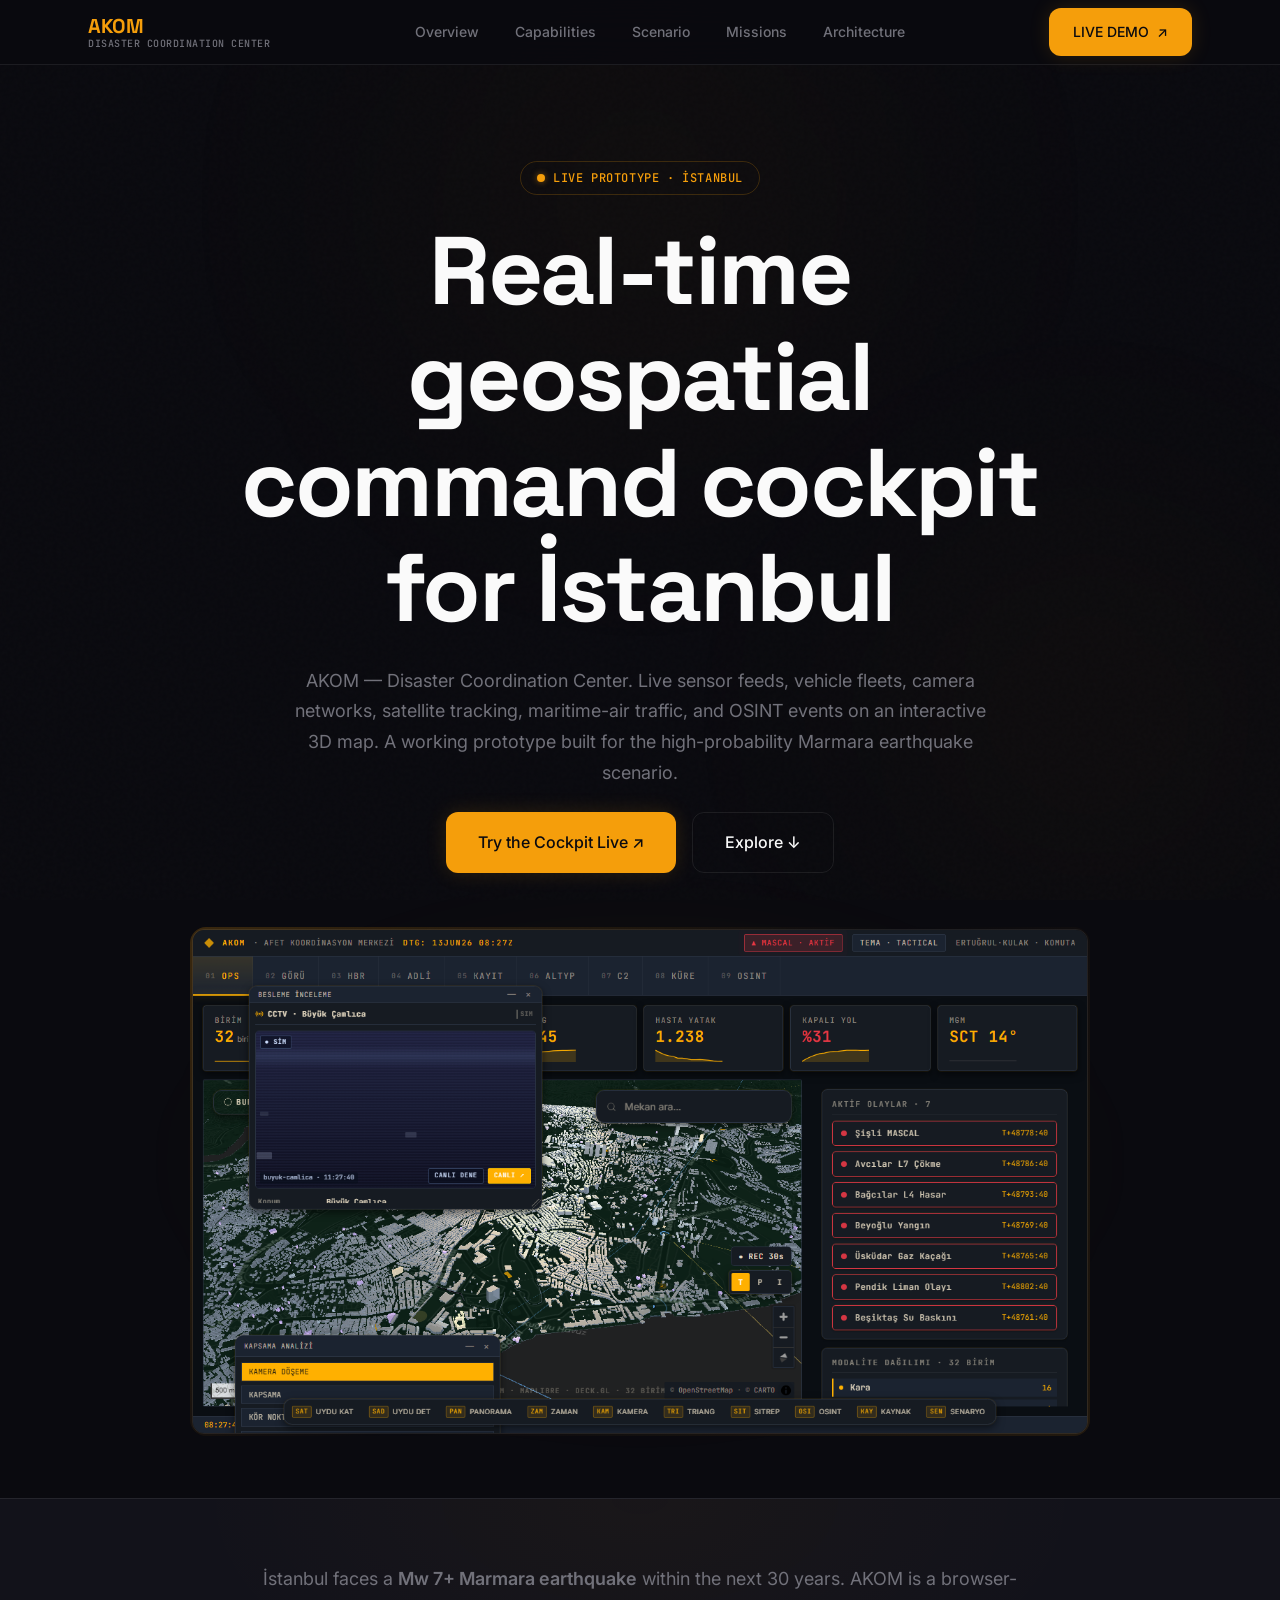
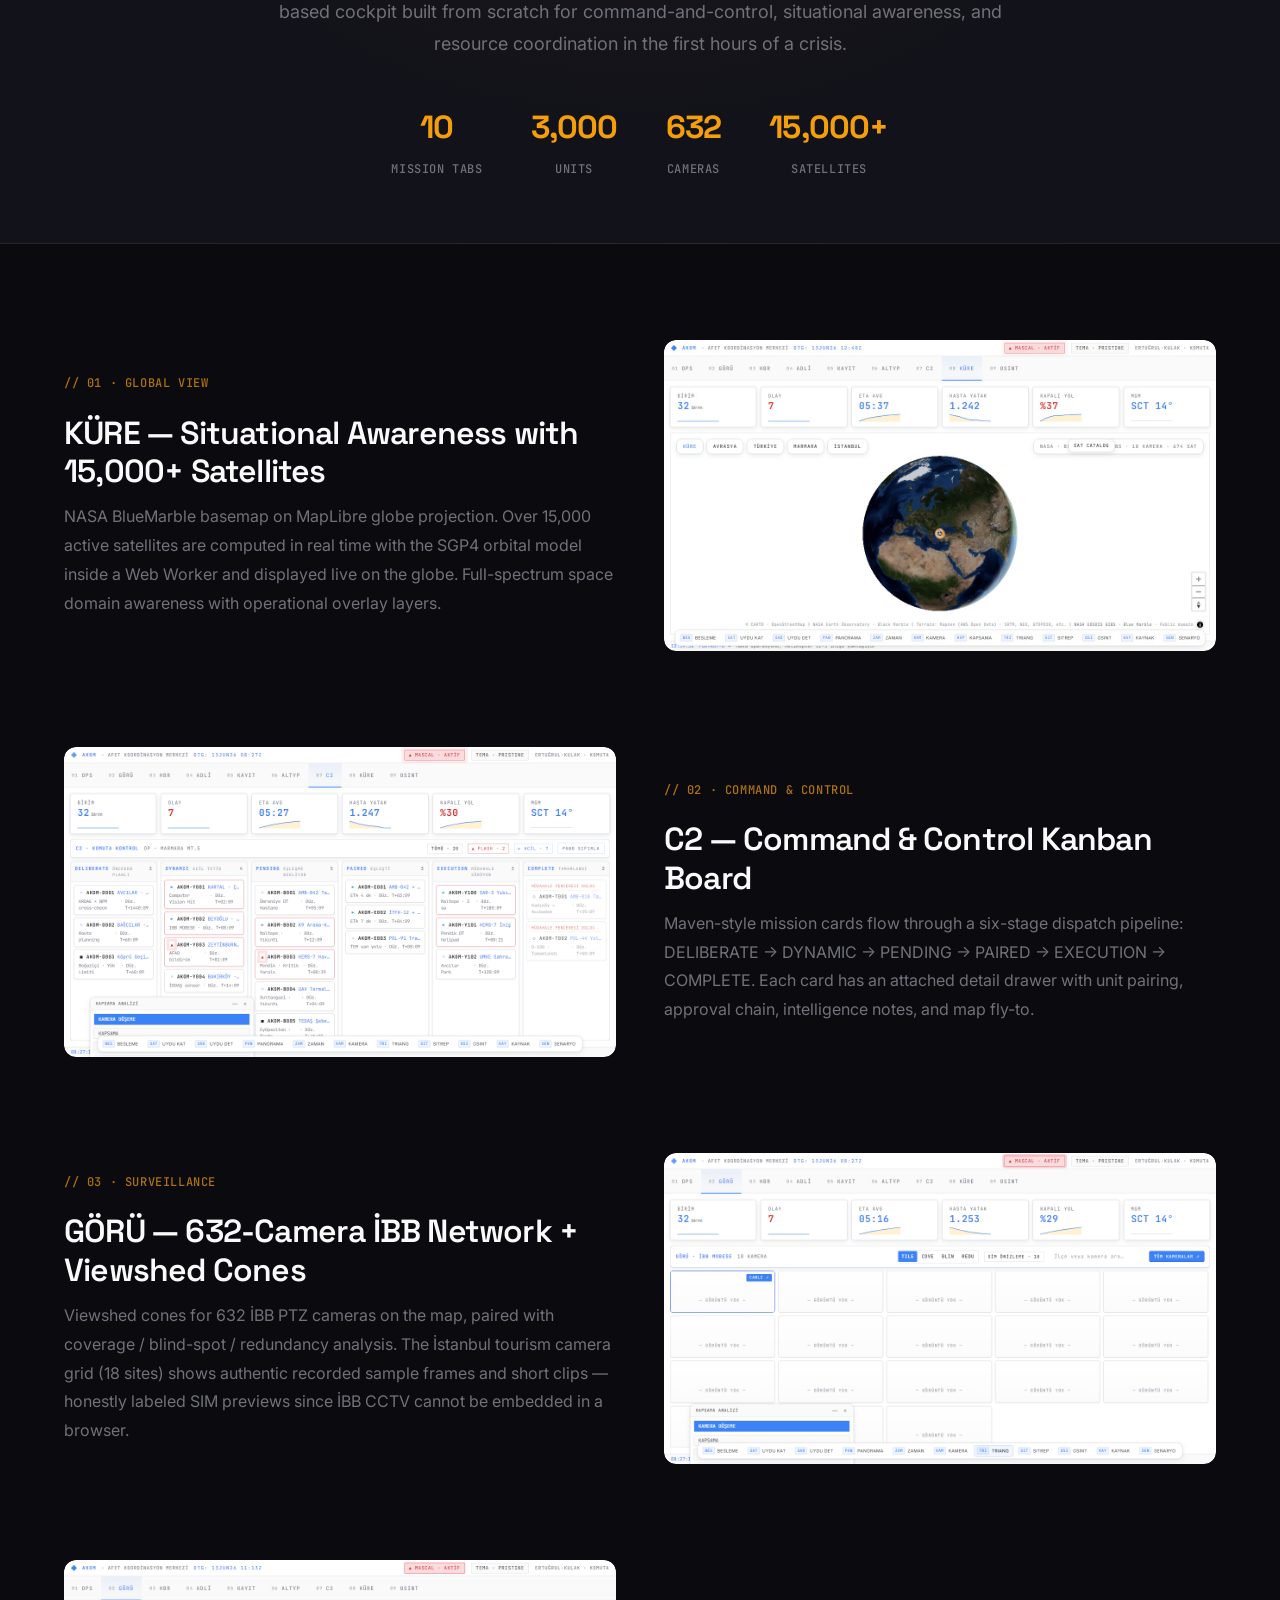
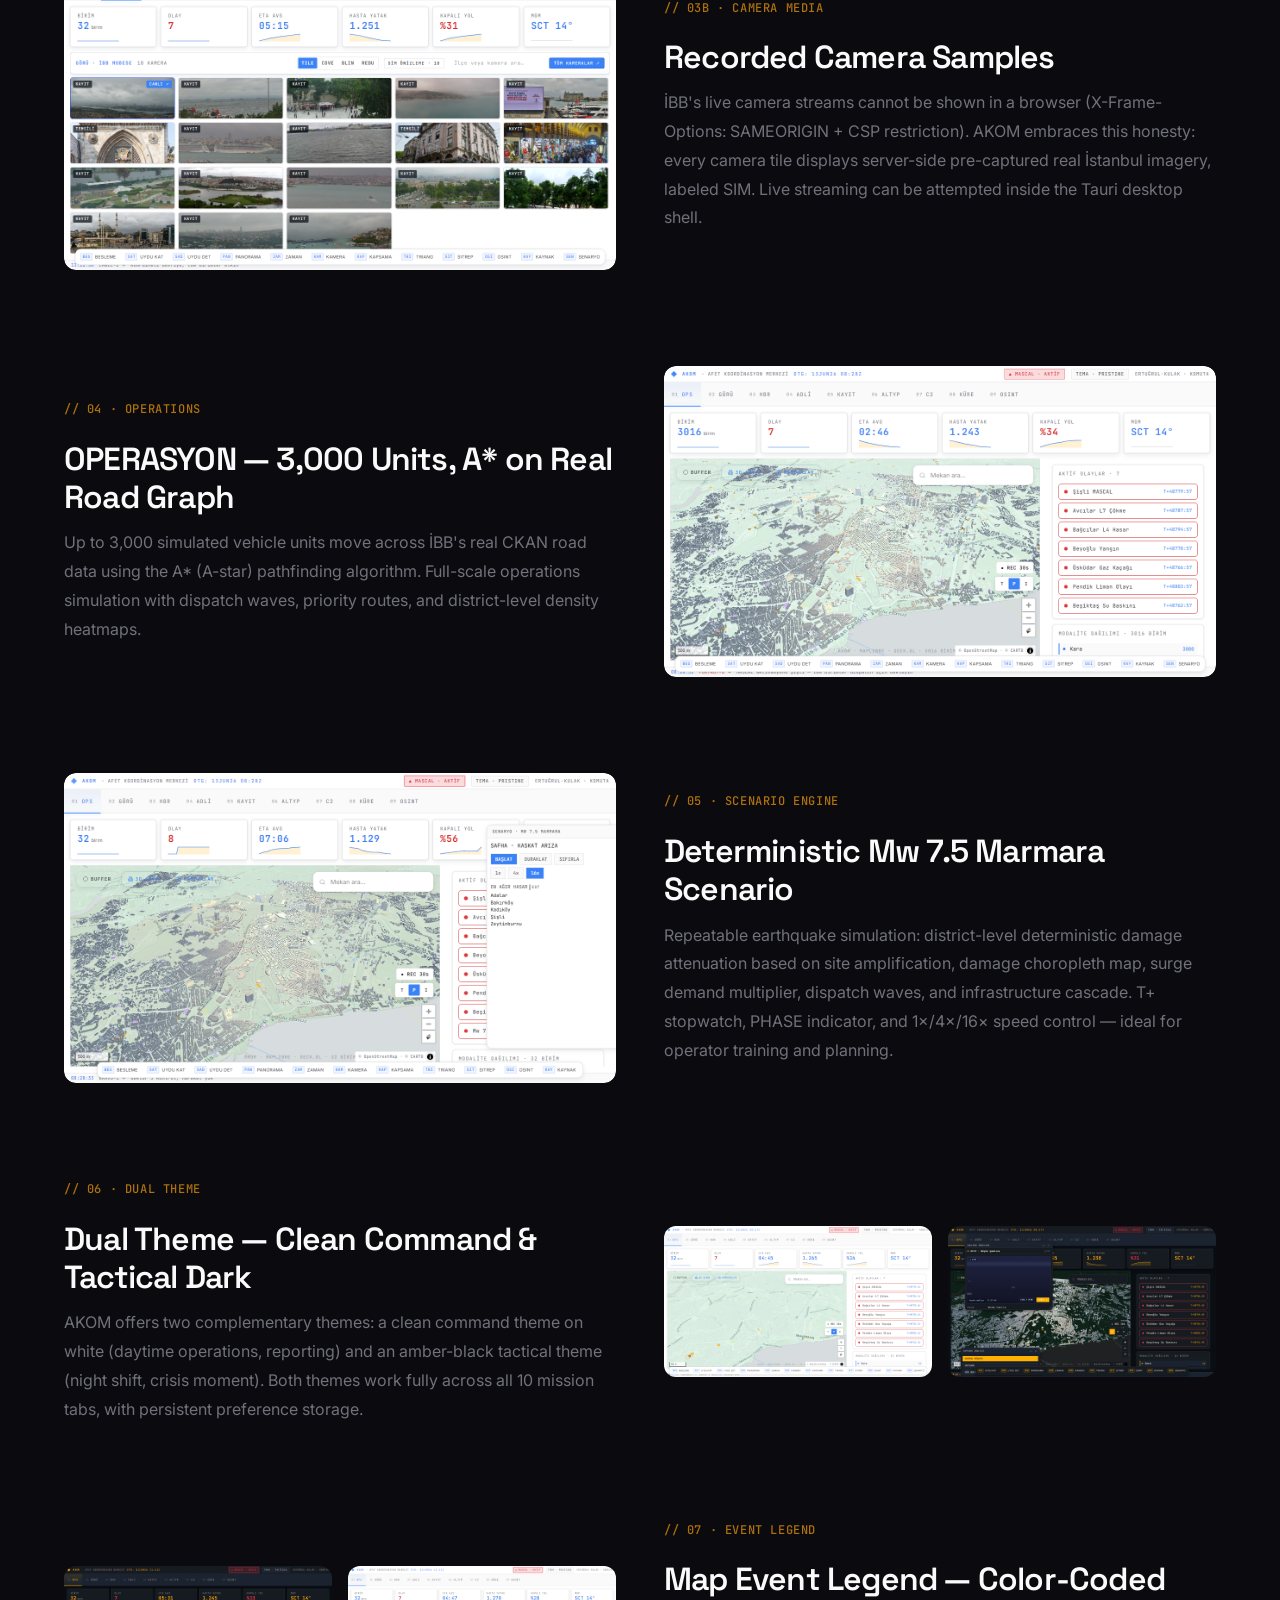
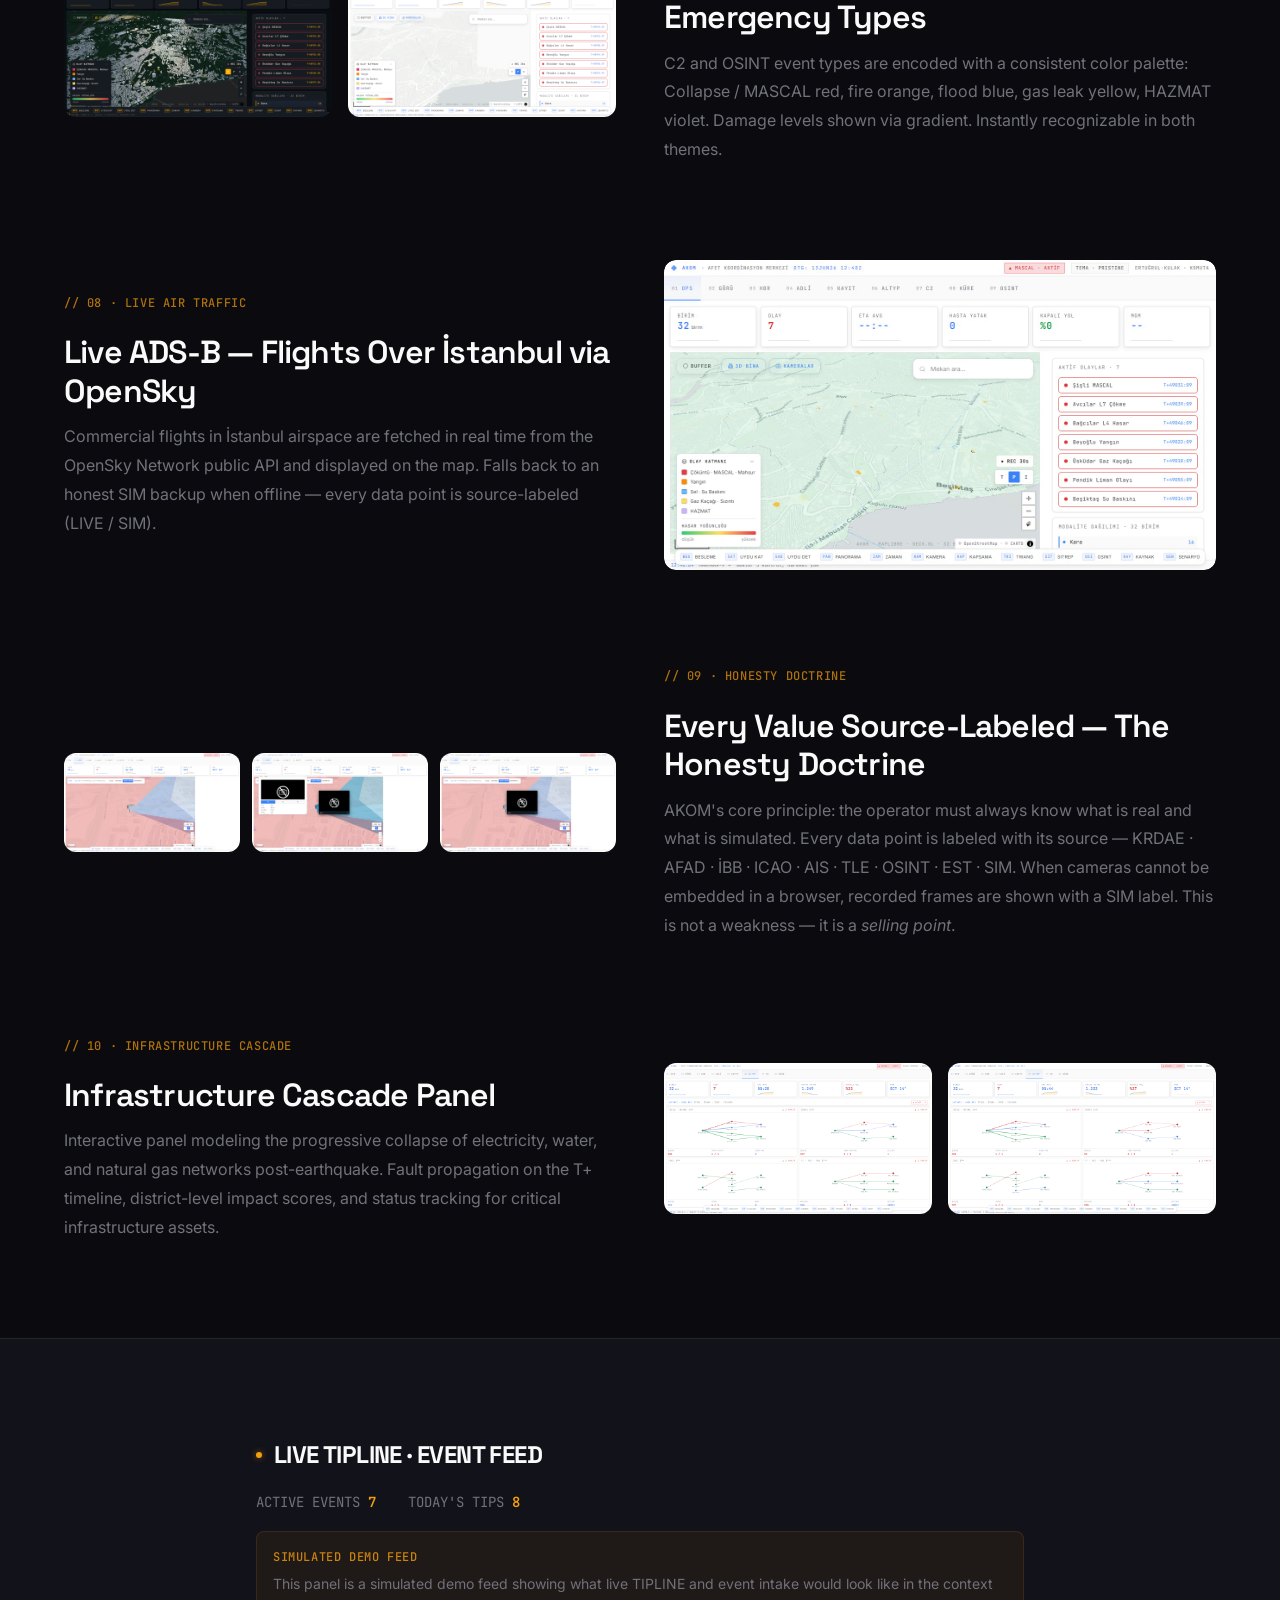
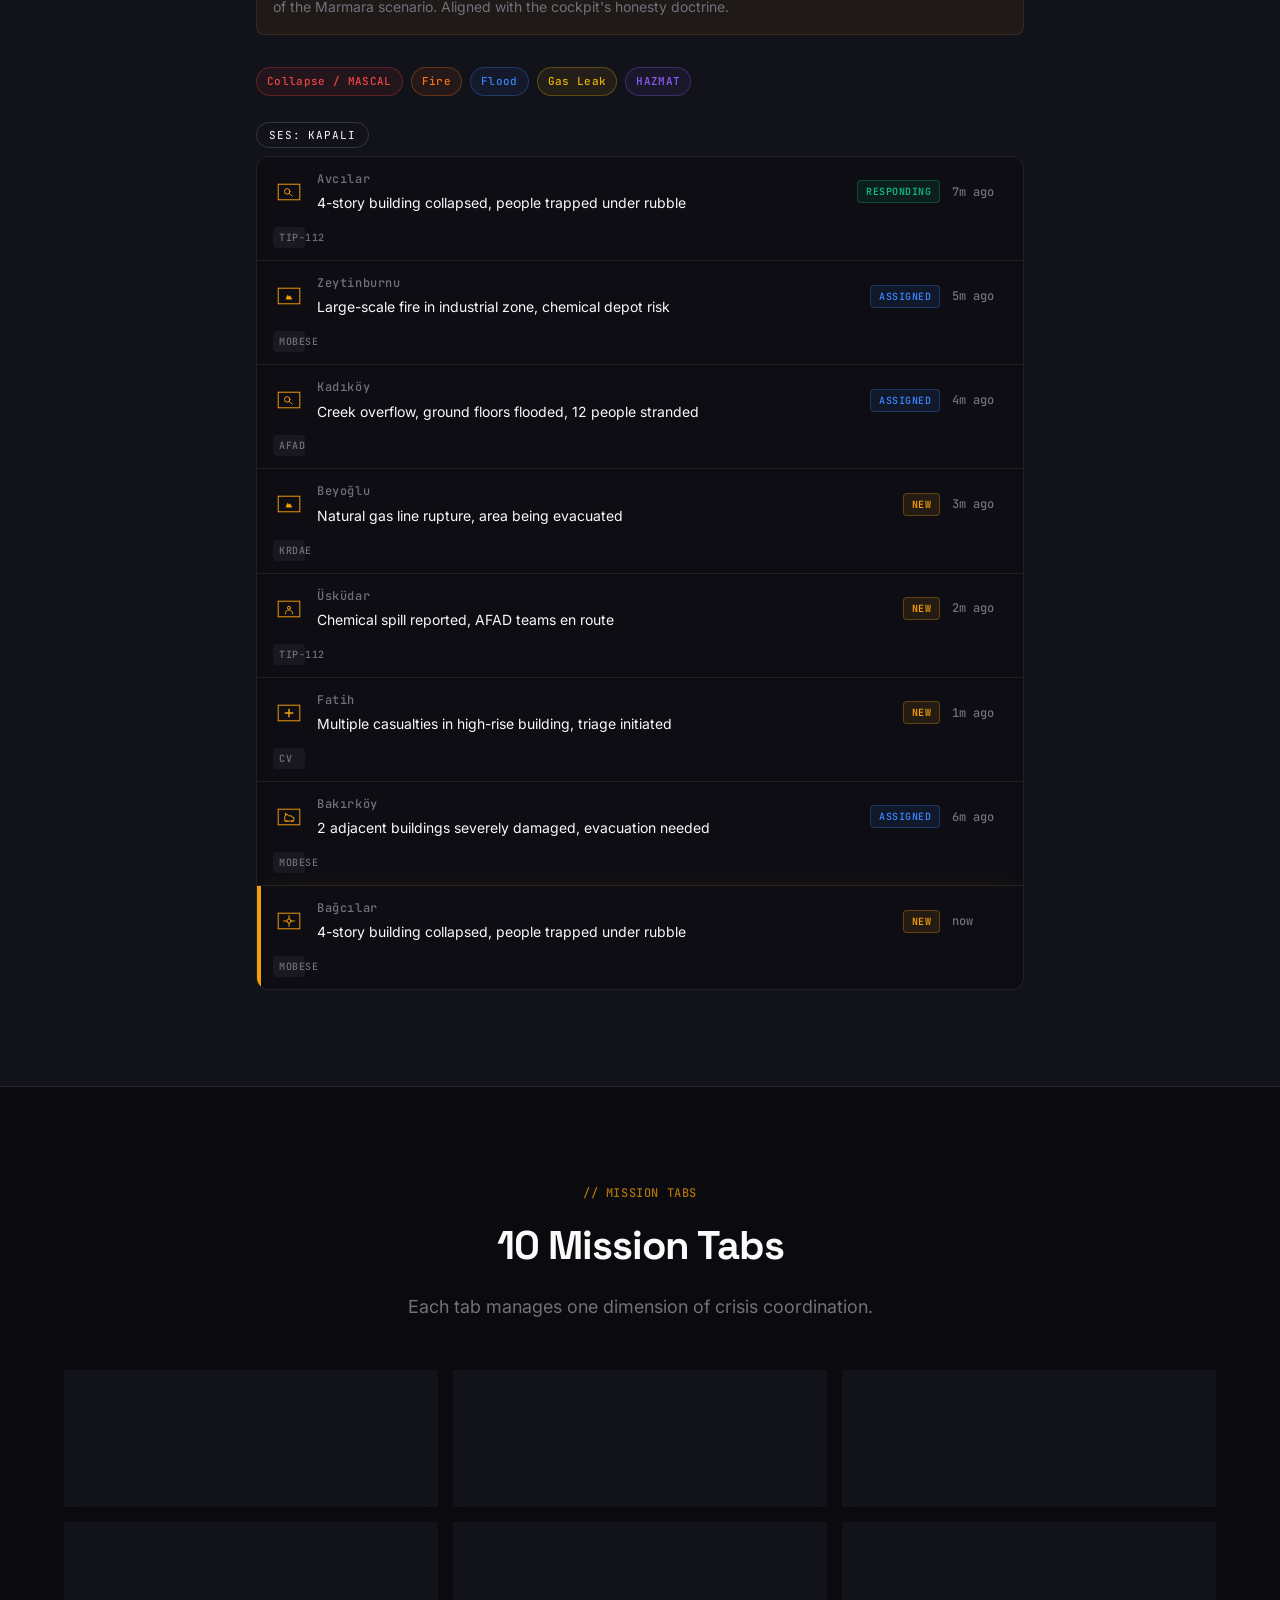
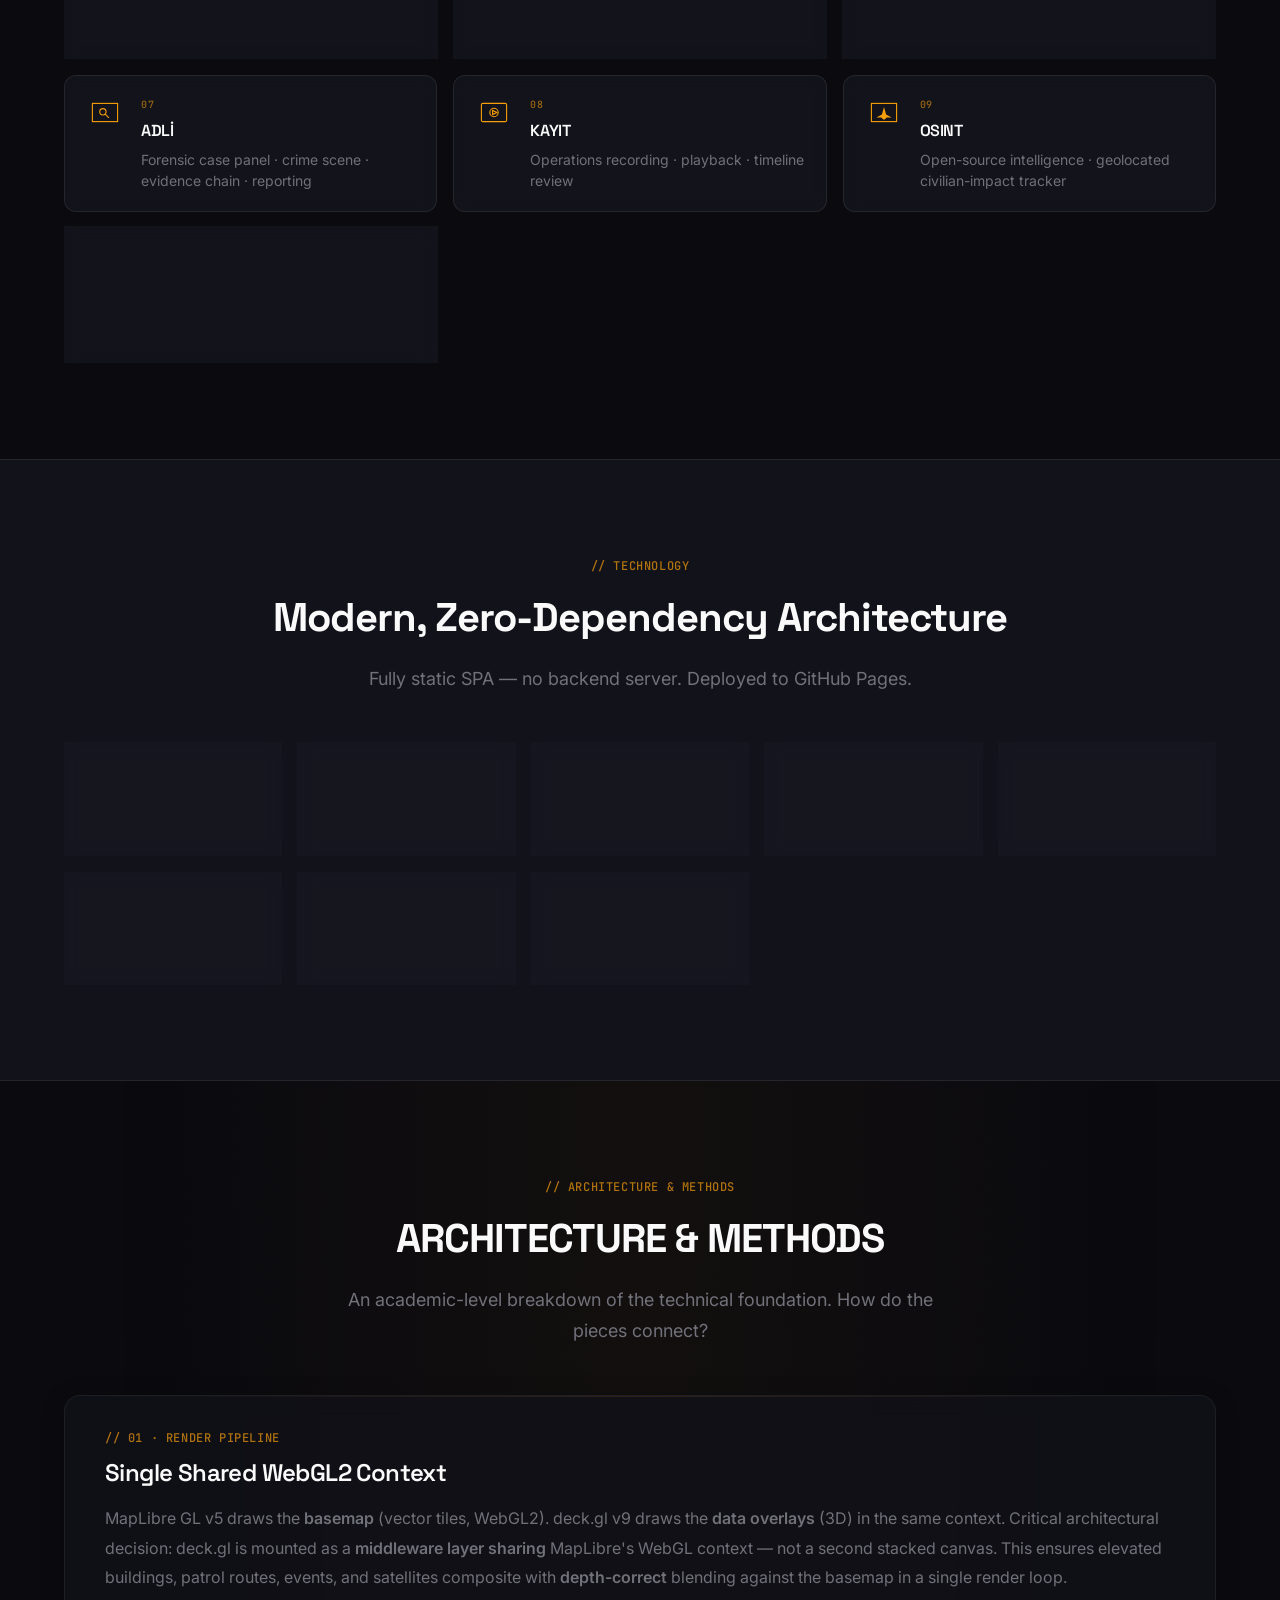
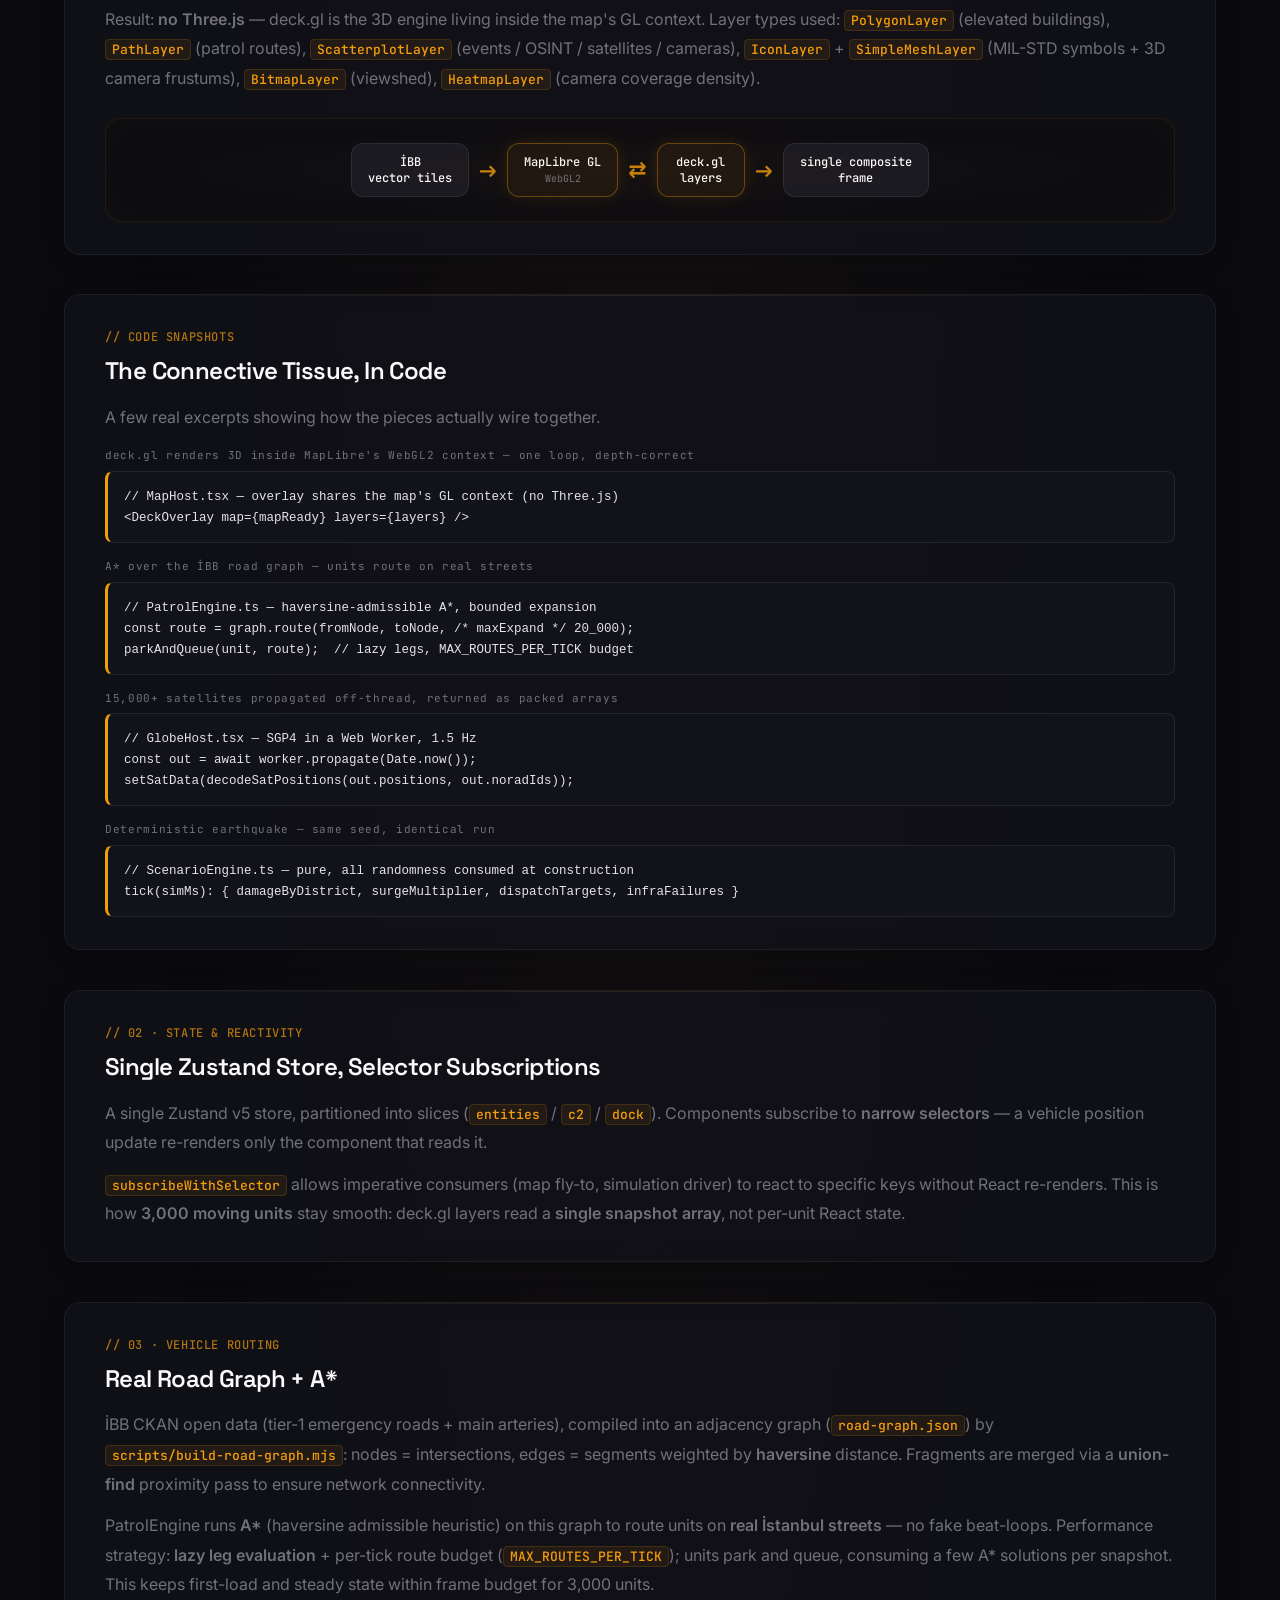
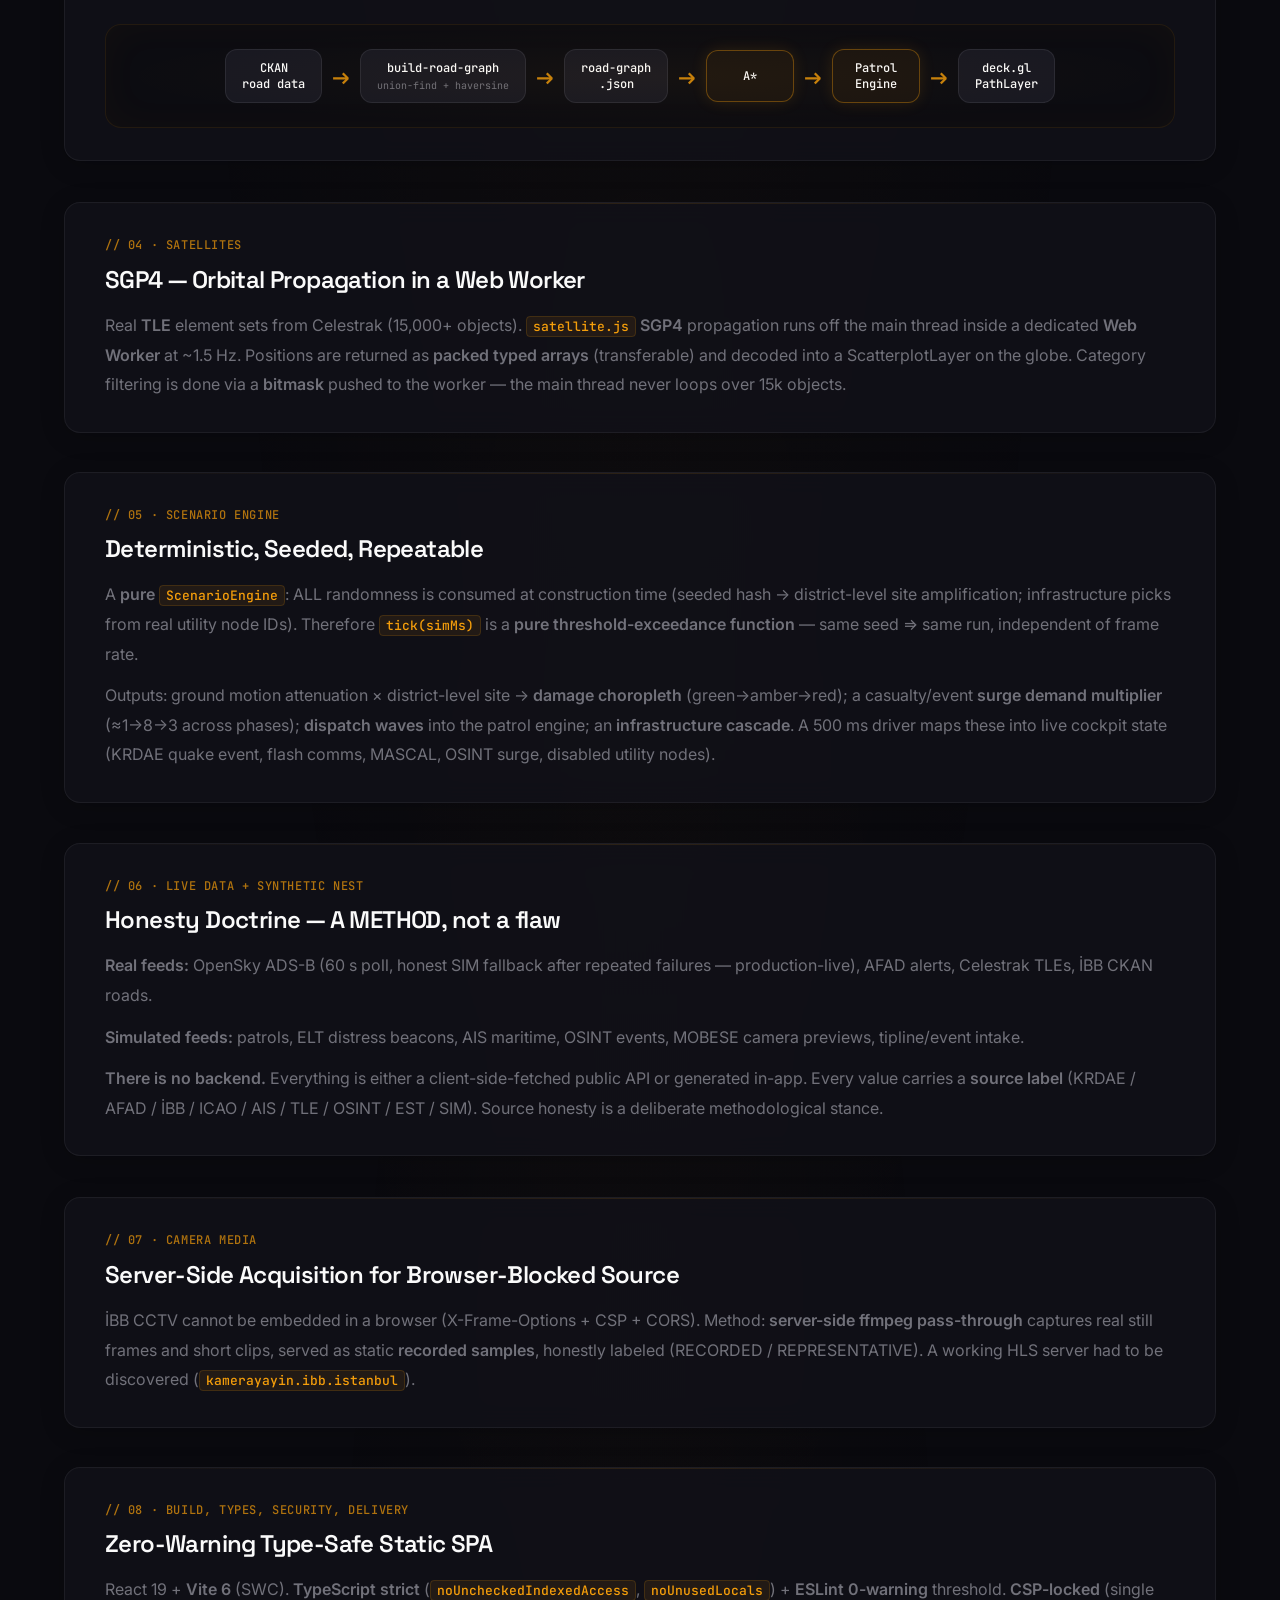
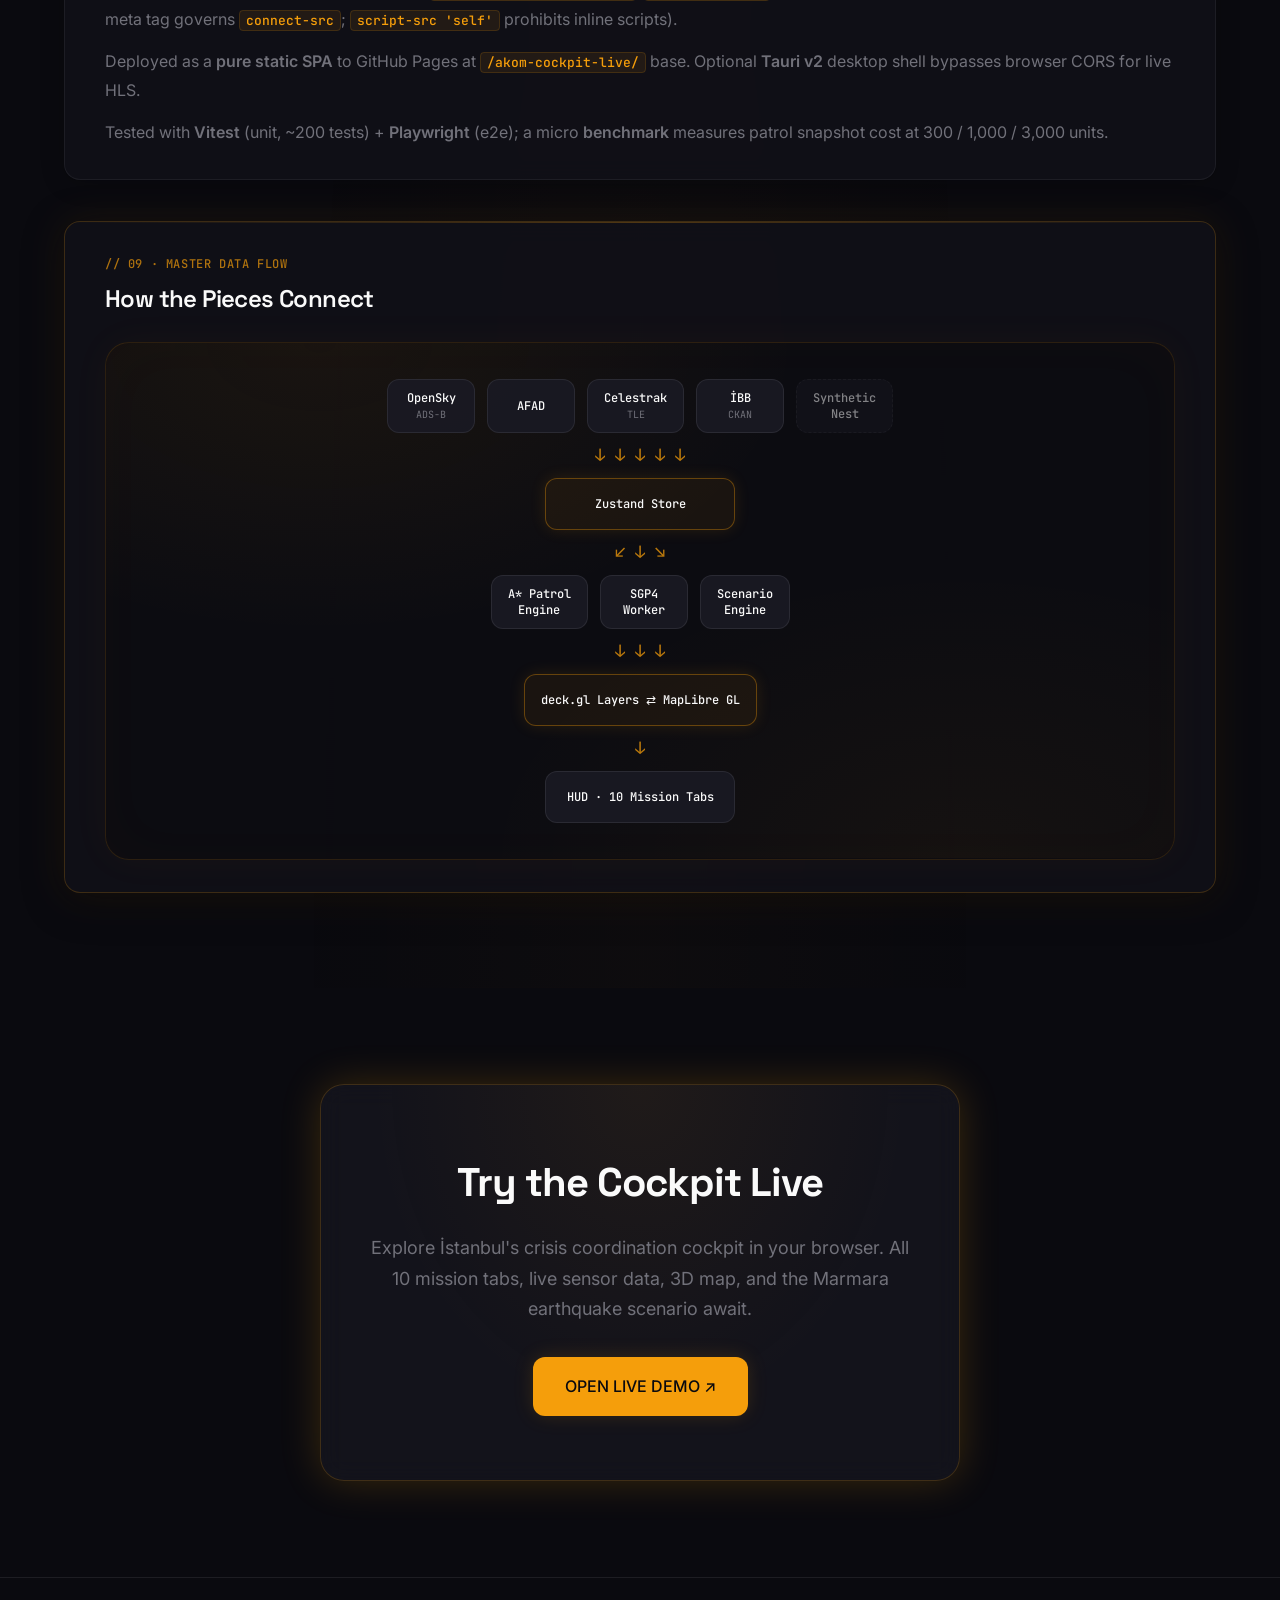
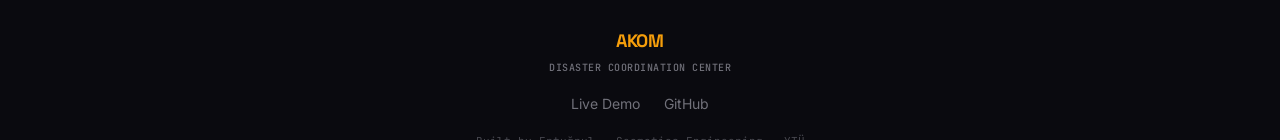
<file: demo/index.html>
<!DOCTYPE html>
<html lang="en">
<head>
  <meta charset="UTF-8">
  <meta name="viewport" content="width=device-width, initial-scale=1.0">
  <meta name="description" content="AKOM — Disaster Coordination Center: real-time geospatial command-and-control cockpit for İstanbul. Working prototype demo.">
  <title>AKOM · Disaster Coordination Center — Command Cockpit Demo</title>

  <!-- Fonts: Space Grotesk (display/headlines) + Inter (body) + JetBrains Mono (mono labels) -->
  <link rel="preconnect" href="https://fonts.googleapis.com">
  <link rel="preconnect" href="https://fonts.gstatic.com" crossorigin>
  <link href="https://fonts.googleapis.com/css2?family=Inter:wght@400;500;600&family=JetBrains+Mono:wght@400;500&family=Space+Grotesk:wght@400;500;600;700&display=swap" rel="stylesheet">

  <link rel="stylesheet" href="styles.css">
</head>
<body>

  <!-- Ambient orbs -->
  <div class="orbs" aria-hidden="true">
    <div class="orb orb--top"></div>
    <div class="orb orb--bottom"></div>
  </div>

  <!-- Noise overlay -->
  <div class="noise" aria-hidden="true"></div>

  <!-- ═══════════ STICKY TOP NAV ═══════════ -->
  <nav class="nav" id="nav" role="navigation" aria-label="Main navigation">
    <div class="nav__inner">
      <a href="#" class="nav__brand" aria-label="AKOM home page">
        <span class="nav__wordmark">AKOM</span>
        <span class="nav__tagline">Disaster Coordination Center</span>
      </a>
      <ul class="nav__links" role="list">
        <li><a href="#overview">Overview</a></li>
        <li><a href="#capabilities">Capabilities</a></li>
        <li><a href="#scenario">Scenario</a></li>
        <li><a href="#tabs">Missions</a></li>
        <li><a href="#mimari">Architecture</a></li>
      </ul>
      <a href="https://ertugrul9134.github.io/akom-cockpit-live/" class="btn btn--primary nav__cta" target="_blank" rel="noopener">
        LIVE DEMO <span class="nav__cta-arrow">↗</span>
      </a>
    </div>
  </nav>

  <!-- ═══════════ HERO ═══════════ -->
  <header class="hero" id="hero">
    <div class="hero__inner">
      <div class="hero__badge">
        <span class="pulse-dot" aria-hidden="true"></span>
        LIVE PROTOTYPE · İSTANBUL
      </div>
      <h1 class="hero__headline">
        Real-time geospatial<br>command cockpit for İstanbul
      </h1>
      <p class="hero__subhead">
        AKOM — Disaster Coordination Center. Live sensor feeds, vehicle fleets, camera networks,
        satellite tracking, maritime-air traffic, and OSINT events on an interactive 3D map.
        A working prototype built for the high-probability Marmara earthquake scenario.
      </p>
      <div class="hero__actions">
        <a href="https://ertugrul9134.github.io/akom-cockpit-live/" class="btn btn--primary btn--lg" target="_blank" rel="noopener">
          Try the Cockpit Live ↗
        </a>
        <a href="#overview" class="btn btn--secondary btn--lg">
          Explore ↓
        </a>
      </div>
      <div class="hero__frame">
        <img src="assets/ops-tactical.png" alt="AKOM cockpit — Operations tab, tactical dark theme. 3,000-unit vehicle deployment on İstanbul map, amber-accented command panel." width="1200" height="675" loading="eager">
      </div>
    </div>
  </header>

  <main>
    <!-- ═══════════ CONTEXT STRIP ═══════════ -->
    <section class="strip" id="overview" aria-labelledby="strip-heading">
      <div class="strip__inner">
        <p class="strip__text" id="strip-heading">
          İstanbul faces a <strong>Mw 7+ Marmara earthquake</strong> within the next 30 years.
          AKOM is a browser-based cockpit built from scratch for command-and-control, situational
          awareness, and resource coordination in the first hours of a crisis.
        </p>
        <ul class="strip__stats" role="list">
          <li class="stat">
            <span class="stat__value">10</span>
            <span class="stat__label">mission tabs</span>
          </li>
          <li class="stat">
            <span class="stat__value">3,000</span>
            <span class="stat__label">units</span>
          </li>
          <li class="stat">
            <span class="stat__value">632</span>
            <span class="stat__label">cameras</span>
          </li>
          <li class="stat">
            <span class="stat__value">15,000+</span>
            <span class="stat__label">satellites</span>
          </li>
        </ul>
      </div>
    </section>

    <!-- ═══════════ CAPABILITY WALKTHROUGH ═══════════ -->
    <section class="caps" id="capabilities" aria-label="Capabilities">
      <div class="caps__inner">

        <!-- ── KÜRE / Satellites ── -->
        <article class="cap cap--img-right reveal" aria-labelledby="cap-kure">
          <div class="cap__body">
            <span class="kicker">// 01 · GLOBAL VIEW</span>
            <h2 class="cap__title" id="cap-kure">KÜRE — Situational Awareness with 15,000+ Satellites</h2>
            <p class="cap__desc">
              NASA BlueMarble basemap on MapLibre globe projection. Over 15,000 active satellites
              are computed in real time with the SGP4 orbital model inside a Web Worker and displayed
              live on the globe. Full-spectrum space domain awareness with operational overlay layers.
            </p>
          </div>
          <div class="cap__media">
            <div class="glass-frame">
              <img src="assets/globe-view.jpg" alt="KÜRE tab — MapLibre globe projection. 15,000+ satellite positions on NASA BlueMarble basemap, SGP4 orbital propagation, live rendering." width="600" height="338" loading="lazy">
            </div>
          </div>
        </article>

        <!-- ── C2 Board ── -->
        <article class="cap cap--img-left reveal" aria-labelledby="cap-c2">
          <div class="cap__media">
            <div class="glass-frame">
              <img src="assets/c2-board.png" alt="C2 Command & Control tab — Kanban board. DELIBERATE→DYNAMIC→PENDING→PAIRED→EXECUTION→COMPLETE pipeline. Maven detail drawer, unit pairing, approval chain." width="600" height="338" loading="lazy">
            </div>
          </div>
          <div class="cap__body">
            <span class="kicker">// 02 · COMMAND & CONTROL</span>
            <h2 class="cap__title" id="cap-c2">C2 — Command & Control Kanban Board</h2>
            <p class="cap__desc">
              Maven-style mission cards flow through a six-stage dispatch pipeline: DELIBERATE →
              DYNAMIC → PENDING → PAIRED → EXECUTION → COMPLETE. Each card has an attached detail
              drawer with unit pairing, approval chain, intelligence notes, and map fly-to.
            </p>
          </div>
        </article>

        <!-- ── GÖRÜ / Cameras ── -->
        <article class="cap cap--img-right reveal" aria-labelledby="cap-goru">
          <div class="cap__body">
            <span class="kicker">// 03 · SURVEILLANCE</span>
            <h2 class="cap__title" id="cap-goru">GÖRÜ — 632-Camera İBB Network + Viewshed Cones</h2>
            <p class="cap__desc">
              Viewshed cones for 632 İBB PTZ cameras on the map, paired with coverage / blind-spot /
              redundancy analysis. The İstanbul tourism camera grid (18 sites) shows authentic
              recorded sample frames and short clips — honestly labeled SIM previews since İBB
              CCTV cannot be embedded in a browser.
            </p>
          </div>
          <div class="cap__media">
            <div class="glass-frame">
              <img src="assets/goru-coverage.png" alt="GÖRÜ tab — İstanbul map with 632 İBB PTZ camera viewshed cones. Camera coverage and blind-spot analysis." width="600" height="338" loading="lazy">
            </div>
          </div>
        </article>

        <!-- ── Camera media inset ── -->
        <article class="cap cap--img-left reveal" aria-labelledby="cap-cameras">
          <div class="cap__media">
            <div class="glass-frame">
              <img src="assets/camera-grid.png" alt="Camera grid — 18 İstanbul tourism cameras with authentic recorded sample frames. Kız Kulesi, Sultanahmet, Taksim Meydanı, Salacak, and other sites." width="600" height="338" loading="lazy">
            </div>
          </div>
          <div class="cap__body">
            <span class="kicker">// 03b · CAMERA MEDIA</span>
            <h2 class="cap__title" id="cap-cameras">Recorded Camera Samples</h2>
            <p class="cap__desc">
              İBB's live camera streams cannot be shown in a browser (X-Frame-Options: SAMEORIGIN
              + CSP restriction). AKOM embraces this honesty: every camera tile displays
              server-side pre-captured real İstanbul imagery, labeled SIM. Live streaming can
              be attempted inside the Tauri desktop shell.
            </p>
          </div>
        </article>

        <!-- ── OPERASYON / 3000-unit patrols ── -->
        <article class="cap cap--img-right reveal" aria-labelledby="cap-ops">
          <div class="cap__body">
            <span class="kicker">// 04 · OPERATIONS</span>
            <h2 class="cap__title" id="cap-ops">OPERASYON — 3,000 Units, A* on Real Road Graph</h2>
            <p class="cap__desc">
              Up to 3,000 simulated vehicle units move across İBB's real CKAN road data using
              the A* (A-star) pathfinding algorithm. Full-scale operations simulation with
              dispatch waves, priority routes, and district-level density heatmaps.
            </p>
          </div>
          <div class="cap__media">
            <div class="glass-frame">
              <img src="assets/scale-3000.png" alt="OPERASYON tab — 3,000 simulated units deployed on İstanbul map via A* pathfinding. Scale test." width="600" height="338" loading="lazy">
            </div>
          </div>
        </article>

        <!-- ── Marmara Scenario + Choropleth ── -->
        <article class="cap cap--img-left reveal" aria-labelledby="cap-scenario">
          <div class="cap__media">
            <div class="glass-frame">
              <img src="assets/scenario-choropleth.png" alt="Marmara earthquake scenario — district-level damage choropleth map. Deterministic Mw 7.5 scenario, site amplification, T+ phase indicator." width="600" height="338" loading="lazy">
            </div>
          </div>
          <div class="cap__body">
            <span class="kicker">// 05 · SCENARIO ENGINE</span>
            <h2 class="cap__title" id="cap-scenario">Deterministic Mw 7.5 Marmara Scenario</h2>
            <p class="cap__desc">
              Repeatable earthquake simulation: district-level deterministic damage attenuation
              based on site amplification, damage choropleth map, surge demand multiplier, dispatch
              waves, and infrastructure cascade. T+ stopwatch, PHASE indicator, and 1×/4×/16× speed
              control — ideal for operator training and planning.
            </p>
          </div>
        </article>

        <!-- ── Dual Theme ── -->
        <article class="cap cap--img-right reveal" aria-labelledby="cap-theme">
          <div class="cap__body">
            <span class="kicker">// 06 · DUAL THEME</span>
            <h2 class="cap__title" id="cap-theme">Dual Theme — Clean Command &amp; Tactical Dark</h2>
            <p class="cap__desc">
              AKOM offers two complementary themes: a clean command theme on white (daytime operations,
              reporting) and an amber-black tactical theme (night shift, crisis moment). Both themes
              work fully across all 10 mission tabs, with persistent preference storage.
            </p>
          </div>
          <div class="cap__media cap__media--dual">
            <div class="glass-frame">
              <img src="assets/ops-pristine.png" alt="AKOM operations tab — clean command theme (light). Operations panel on white background." width="280" height="197" loading="lazy">
            </div>
            <div class="glass-frame">
              <img src="assets/ops-tactical.png" alt="AKOM operations tab — tactical dark theme. Dark interface with amber accents." width="280" height="197" loading="lazy">
            </div>
          </div>
        </article>

        <!-- ── Map Event Legend ── -->
        <article class="cap cap--img-left reveal" aria-labelledby="cap-legend">
          <div class="cap__media cap__media--dual">
            <div class="glass-frame">
              <img src="assets/legend-tactical.png" alt="Map event legend — tactical dark theme. C2/OSINT event types color-coded: collapse/MASCAL red, fire orange, flood blue, gas yellow, HAZMAT violet." width="280" height="197" loading="lazy">
            </div>
            <div class="glass-frame">
              <img src="assets/legend-ops.png" alt="Map event legend — light command theme. Same color coding on white background." width="280" height="197" loading="lazy">
            </div>
          </div>
          <div class="cap__body">
            <span class="kicker">// 07 · EVENT LEGEND</span>
            <h2 class="cap__title" id="cap-legend">Map Event Legend — Color-Coded Emergency Types</h2>
            <p class="cap__desc">
              C2 and OSINT event types are encoded with a consistent color palette: Collapse /
              MASCAL red, fire orange, flood blue, gas leak yellow, HAZMAT violet. Damage
              levels shown via gradient. Instantly recognizable in both themes.
            </p>
          </div>
        </article>

        <!-- ── Live ADS-B ── -->
        <article class="cap cap--img-right reveal" aria-labelledby="cap-adsb">
          <div class="cap__body">
            <span class="kicker">// 08 · LIVE AIR TRAFFIC</span>
            <h2 class="cap__title" id="cap-adsb">Live ADS-B — Flights Over İstanbul via OpenSky</h2>
            <p class="cap__desc">
              Commercial flights in İstanbul airspace are fetched in real time from the OpenSky
              Network public API and displayed on the map. Falls back to an honest SIM backup when
              offline — every data point is source-labeled (LIVE / SIM).
            </p>
          </div>
          <div class="cap__media">
            <div class="glass-frame">
              <img src="assets/air-traffic.jpg" alt="AKOM cockpit — live ADS-B flight traffic over İstanbul with vehicle fleets and sensor layers." width="600" height="338" loading="lazy">
            </div>
          </div>
        </article>

        <!-- ── Honesty Doctrine ── -->
        <article class="cap cap--img-left reveal" aria-labelledby="cap-honesty">
          <div class="cap__media cap__media--triple">
            <div class="glass-frame">
              <img src="assets/cam-3d.png" alt="Camera 3D view — camera positions and viewshed cones over İstanbul." width="180" height="135" loading="lazy">
            </div>
            <div class="glass-frame">
              <img src="assets/cam-detail.png" alt="Camera detail panel — recorded image and metadata for selected camera." width="180" height="135" loading="lazy">
            </div>
            <div class="glass-frame">
              <img src="assets/cam-hover.png" alt="Camera hover state — viewshed cone highlighted, labeled." width="180" height="135" loading="lazy">
            </div>
          </div>
          <div class="cap__body">
            <span class="kicker">// 09 · HONESTY DOCTRINE</span>
            <h2 class="cap__title" id="cap-honesty">Every Value Source-Labeled — The Honesty Doctrine</h2>
            <p class="cap__desc">
              AKOM's core principle: the operator must always know what is real and what is simulated.
              Every data point is labeled with its source — KRDAE · AFAD · İBB · ICAO · AIS · TLE ·
              OSINT · EST · SIM. When cameras cannot be embedded in a browser, recorded frames are
              shown with a SIM label. This is not a weakness — it is a <em>selling point</em>.
            </p>
          </div>
        </article>

        <!-- ── Infrastructure Cascade ── -->
        <article class="cap cap--img-right reveal" aria-labelledby="cap-altyapi">
          <div class="cap__body">
            <span class="kicker">// 10 · INFRASTRUCTURE CASCADE</span>
            <h2 class="cap__title" id="cap-altyapi">Infrastructure Cascade Panel</h2>
            <p class="cap__desc">
              Interactive panel modeling the progressive collapse of electricity, water, and natural
              gas networks post-earthquake. Fault propagation on the T+ timeline, district-level impact
              scores, and status tracking for critical infrastructure assets.
            </p>
          </div>
          <div class="cap__media cap__media--dual">
            <div class="glass-frame">
              <img src="assets/panel-altyapi-t0.png" alt="Infrastructure panel T+0 — pre-earthquake state. All networks operational." width="280" height="197" loading="lazy">
            </div>
            <div class="glass-frame">
              <img src="assets/panel-altyapi-t1.png" alt="Infrastructure panel T+1 — post-earthquake progressive collapse. Spreading faults across electricity, water, and gas networks." width="280" height="197" loading="lazy">
            </div>
          </div>
        </article>

      </div>
    </section>

    <!-- ═══════════ LIVE TIPLINE · EVENT FEED ═══════════ -->
    <section class="ihbar" id="scenario" aria-labelledby="ihbar-heading">
      <div class="ihbar__inner reveal">
        <div class="ihbar__header">
          <div class="ihbar__title-row">
            <span class="pulse-dot pulse-dot--live" aria-hidden="true"></span>
            <h2 class="ihbar__heading" id="ihbar-heading">LIVE TIPLINE · EVENT FEED</h2>
          </div>
          <div class="ihbar__counters">
            <span class="ihbar__counter">ACTIVE EVENTS <strong id="active-count">0</strong></span>
            <span class="ihbar__counter">TODAY'S TIPS <strong id="total-count">0</strong></span>
          </div>
          <p class="ihbar__disclaimer">
            <span class="kicker">SIMULATED DEMO FEED</span>
            This panel is a simulated demo feed showing what live TIPLINE and event intake would
            look like in the context of the Marmara scenario. Aligned with the cockpit's honesty
            doctrine.
          </p>
        </div>

        <!-- Legend row -->
        <div class="ihbar__legend" aria-label="Event type color codes">
          <span class="chip chip--red">Collapse / MASCAL</span>
          <span class="chip chip--orange">Fire</span>
          <span class="chip chip--blue">Flood</span>
          <span class="chip chip--yellow">Gas Leak</span>
          <span class="chip chip--violet">HAZMAT</span>
        </div>

        <!-- Feed container (populated by JS) -->
        <div class="ihbar__feed" id="ihbar-feed" role="log" aria-live="polite" aria-label="Live tipline feed">
          <!-- JS fills this -->
        </div>
      </div>
    </section>

    <!-- ═══════════ THE 10 TABS ═══════════ -->
    <section class="tabs-section" id="tabs" aria-labelledby="tabs-heading">
      <div class="tabs-section__inner reveal">
        <span class="kicker">// MISSION TABS</span>
        <h2 class="tabs-section__heading" id="tabs-heading">10 Mission Tabs</h2>
        <p class="tabs-section__sub">Each tab manages one dimension of crisis coordination.</p>

        <div class="tabs-grid">
          <!-- 01 KÜRE -->
          <div class="tab-card glass-card">
            <div class="tab-card__icon">
              <svg class="sym" aria-hidden="true"><use href="assets/2525d.svg#satellite"/></svg>
            </div>
            <div class="tab-card__body">
              <span class="tab-card__num">01</span>
              <h3 class="tab-card__title">KÜRE</h3>
              <p class="tab-card__desc">Global situational view · 15,000+ satellites · NASA BlueMarble basemap</p>
            </div>
          </div>

          <!-- 02 C2 -->
          <div class="tab-card glass-card">
            <div class="tab-card__icon">
              <svg class="sym" aria-hidden="true"><use href="assets/2525d.svg#pol"/></svg>
            </div>
            <div class="tab-card__body">
              <span class="tab-card__num">02</span>
              <h3 class="tab-card__title">C2 · Command & Control</h3>
              <p class="tab-card__desc">Kanban dispatch board · Maven detail drawer · approval chain</p>
            </div>
          </div>

          <!-- 03 GÖRÜ -->
          <div class="tab-card glass-card">
            <div class="tab-card__icon">
              <svg class="sym sym--camera" viewBox="0 0 40 30" aria-hidden="true">
                <g fill="none" stroke="currentColor" stroke-width="1.6" stroke-linecap="square" stroke-linejoin="miter">
                  <rect x="2" y="2" width="36" height="26" rx="2"/>
                  <rect x="7" y="8" width="18" height="14" rx="1"/>
                  <circle cx="16" cy="15" r="3"/>
                  <rect x="28" y="10" width="5" height="6" rx="0.5"/>
                </g>
              </svg>
            </div>
            <div class="tab-card__body">
              <span class="tab-card__num">03</span>
              <h3 class="tab-card__title">GÖRÜ · Surveillance</h3>
              <p class="tab-card__desc">632 cameras · viewshed cones · blind-spot analysis · recorded media</p>
            </div>
          </div>

          <!-- 04 OPERASYON -->
          <div class="tab-card glass-card">
            <div class="tab-card__icon">
              <svg class="sym" aria-hidden="true"><use href="assets/2525d.svg#uav"/></svg>
            </div>
            <div class="tab-card__body">
              <span class="tab-card__num">04</span>
              <h3 class="tab-card__title">OPERASYON</h3>
              <p class="tab-card__desc">3,000 units · A* pathfinding · İBB road graph · dispatch waves</p>
            </div>
          </div>

          <!-- 05 HABERLEŞME -->
          <div class="tab-card glass-card">
            <div class="tab-card__icon">
              <svg class="sym" aria-hidden="true"><use href="assets/2525d.svg#beacon"/></svg>
            </div>
            <div class="tab-card__body">
              <span class="tab-card__num">05</span>
              <h3 class="tab-card__title">HABERLEŞME</h3>
              <p class="tab-card__desc">Radio network · ELT distress beacons · comms status</p>
            </div>
          </div>

          <!-- 06 ALTYAPI -->
          <div class="tab-card glass-card">
            <div class="tab-card__icon">
              <svg class="sym" aria-hidden="true"><use href="assets/2525d.svg#blockage"/></svg>
            </div>
            <div class="tab-card__body">
              <span class="tab-card__num">06</span>
              <h3 class="tab-card__title">ALTYAPI</h3>
              <p class="tab-card__desc">Electricity · water · gas cascade panel · critical assets</p>
            </div>
          </div>

          <!-- 07 ADLİ -->
          <div class="tab-card glass-card">
            <div class="tab-card__icon">
              <svg class="sym" aria-hidden="true"><use href="assets/2525d.svg#sar"/></svg>
            </div>
            <div class="tab-card__body">
              <span class="tab-card__num">07</span>
              <h3 class="tab-card__title">ADLİ</h3>
              <p class="tab-card__desc">Forensic case panel · crime scene · evidence chain · reporting</p>
            </div>
          </div>

          <!-- 08 KAYIT -->
          <div class="tab-card glass-card">
            <div class="tab-card__icon">
              <svg class="sym sym--camera" viewBox="0 0 40 30" aria-hidden="true">
                <g fill="none" stroke="currentColor" stroke-width="1.6" stroke-linecap="square" stroke-linejoin="miter">
                  <rect x="2" y="2" width="36" height="26" rx="2"/>
                  <circle cx="20" cy="15" r="6"/>
                  <polygon points="18,12 18,18 24,15"/>
                </g>
              </svg>
            </div>
            <div class="tab-card__body">
              <span class="tab-card__num">08</span>
              <h3 class="tab-card__title">KAYIT</h3>
              <p class="tab-card__desc">Operations recording · playback · timeline review</p>
            </div>
          </div>

          <!-- 09 OSINT -->
          <div class="tab-card glass-card">
            <div class="tab-card__icon">
              <svg class="sym" aria-hidden="true"><use href="assets/2525d.svg#flight"/></svg>
            </div>
            <div class="tab-card__body">
              <span class="tab-card__num">09</span>
              <h3 class="tab-card__title">OSINT</h3>
              <p class="tab-card__desc">Open-source intelligence · geolocated civilian-impact tracker</p>
            </div>
          </div>

          <!-- 10 UTILITY -->
          <div class="tab-card glass-card">
            <div class="tab-card__icon">
              <svg class="sym" aria-hidden="true"><use href="assets/2525d.svg#vessel"/></svg>
            </div>
            <div class="tab-card__body">
              <span class="tab-card__num">10</span>
              <h3 class="tab-card__title">UTILITY</h3>
              <p class="tab-card__desc">Network topology · system status · connection map</p>
            </div>
          </div>
        </div>
      </div>
    </section>

    <!-- ═══════════ TECH STACK ═══════════ -->
    <section class="tech" aria-labelledby="tech-heading">
      <div class="tech__inner reveal">
        <span class="kicker">// TECHNOLOGY</span>
        <h2 class="tech__heading" id="tech-heading">Modern, Zero-Dependency Architecture</h2>
        <p class="tech__sub">Fully static SPA — no backend server. Deployed to GitHub Pages.</p>

        <div class="tech__grid">
          <div class="tech__item glass-card">
            <span class="tech__name">React 19</span>
            <span class="tech__meta">Strict Mode · Concurrent</span>
          </div>
          <div class="tech__item glass-card">
            <span class="tech__name">TypeScript 5.6</span>
            <span class="tech__meta">strict · noUncheckedIndexedAccess</span>
          </div>
          <div class="tech__item glass-card">
            <span class="tech__name">MapLibre GL v5</span>
            <span class="tech__meta">WebGL2 · vector basemap</span>
          </div>
          <div class="tech__item glass-card">
            <span class="tech__name">deck.gl v9</span>
            <span class="tech__meta">3D overlays · shared WebGL context</span>
          </div>
          <div class="tech__item glass-card">
            <span class="tech__name">Zustand v5</span>
            <span class="tech__meta">state management</span>
          </div>
          <div class="tech__item glass-card">
            <span class="tech__name">Vite 6 · SWC</span>
            <span class="tech__meta">build · HMR</span>
          </div>
          <div class="tech__item glass-card">
            <span class="tech__name">Tailwind CSS v4</span>
            <span class="tech__meta">styling system</span>
          </div>
          <div class="tech__item glass-card tech__item--highlight">
            <span class="tech__name">No Backend</span>
            <span class="tech__meta">static SPA · GitHub Pages</span>
          </div>
        </div>
      </div>
    </section>

    <!-- ═══════════ ARCHITECTURE & METHODS ═══════════ -->
    <section class="mimari" id="mimari" aria-labelledby="mimari-heading">
      <div class="mimari__inner reveal">
        <span class="kicker">// ARCHITECTURE &amp; METHODS</span>
        <h2 class="mimari__heading" id="mimari-heading">ARCHITECTURE &amp; METHODS</h2>
        <p class="mimari__sub">An academic-level breakdown of the technical foundation. How do the pieces connect?</p>

        <!-- ── 1. RENDERING PIPELINE ── -->
        <article class="mimari-card glass-card reveal" aria-labelledby="mim-1">
          <span class="kicker">// 01 · RENDER PIPELINE</span>
          <h3 class="mimari-card__title" id="mim-1">Single Shared WebGL2 Context</h3>
          <p class="mimari-card__desc">
            MapLibre GL v5 draws the <strong>basemap</strong> (vector tiles, WebGL2). deck.gl v9 draws
            the <strong>data overlays</strong> (3D) in the same context. Critical architectural decision:
            deck.gl is mounted as a <strong>middleware layer sharing</strong> MapLibre's WebGL context —
            not a second stacked canvas. This ensures elevated buildings, patrol routes, events, and
            satellites composite with <strong>depth-correct</strong> blending against the basemap in a
            single render loop.
          </p>
          <p class="mimari-card__desc">
            Result: <strong>no Three.js</strong> — deck.gl is the 3D engine living inside the map's GL
            context. Layer types used: <span class="mono-label">PolygonLayer</span> (elevated buildings),
            <span class="mono-label">PathLayer</span> (patrol routes),
            <span class="mono-label">ScatterplotLayer</span> (events / OSINT / satellites / cameras),
            <span class="mono-label">IconLayer</span> + <span class="mono-label">SimpleMeshLayer</span>
            (MIL-STD symbols + 3D camera frustums),
            <span class="mono-label">BitmapLayer</span> (viewshed),
            <span class="mono-label">HeatmapLayer</span> (camera coverage density).
          </p>
          <div class="flow-diagram" aria-label="Render pipeline data flow diagram">
            <span class="flow-box">İBB<br>vector tiles</span>
            <span class="flow-arrow">→</span>
            <span class="flow-box flow-box--accent">MapLibre GL<br><small>WebGL2</small></span>
            <span class="flow-arrow">⇄</span>
            <span class="flow-box flow-box--accent">deck.gl<br>layers</span>
            <span class="flow-arrow">→</span>
            <span class="flow-box">single composite<br>frame</span>
          </div>
        </article>

        <!-- ── CODE SNAPSHOTS ── -->
        <article class="mimari-card glass-card reveal" aria-labelledby="mim-code">
          <span class="kicker">// CODE SNAPSHOTS</span>
          <h3 class="mimari-card__title" id="mim-code">The Connective Tissue, In Code</h3>
          <p class="mimari-card__desc">A few real excerpts showing how the pieces actually wire together.</p>

          <figure class="code-snap" style="margin:14px 0 0;">
            <figcaption style="font-family:'JetBrains Mono',monospace;font-size:11px;letter-spacing:.06em;color:#71717A;margin-bottom:6px;">deck.gl renders 3D inside MapLibre's WebGL2 context — one loop, depth-correct</figcaption>
            <pre style="margin:0;padding:14px 16px;background:#12121A;border:1px solid rgba(255,255,255,.08);border-left:3px solid #F59E0B;border-radius:8px;overflow-x:auto;font-family:'JetBrains Mono',monospace;font-size:12.5px;line-height:1.6;color:#e4e4e7;"><code>// MapHost.tsx — overlay shares the map's GL context (no Three.js)
&lt;DeckOverlay map={mapReady} layers={layers} /&gt;</code></pre>
          </figure>

          <figure class="code-snap" style="margin:14px 0 0;">
            <figcaption style="font-family:'JetBrains Mono',monospace;font-size:11px;letter-spacing:.06em;color:#71717A;margin-bottom:6px;">A* over the İBB road graph — units route on real streets</figcaption>
            <pre style="margin:0;padding:14px 16px;background:#12121A;border:1px solid rgba(255,255,255,.08);border-left:3px solid #F59E0B;border-radius:8px;overflow-x:auto;font-family:'JetBrains Mono',monospace;font-size:12.5px;line-height:1.6;color:#e4e4e7;"><code>// PatrolEngine.ts — haversine-admissible A*, bounded expansion
const route = graph.route(fromNode, toNode, /* maxExpand */ 20_000);
parkAndQueue(unit, route);  // lazy legs, MAX_ROUTES_PER_TICK budget</code></pre>
          </figure>

          <figure class="code-snap" style="margin:14px 0 0;">
            <figcaption style="font-family:'JetBrains Mono',monospace;font-size:11px;letter-spacing:.06em;color:#71717A;margin-bottom:6px;">15,000+ satellites propagated off-thread, returned as packed arrays</figcaption>
            <pre style="margin:0;padding:14px 16px;background:#12121A;border:1px solid rgba(255,255,255,.08);border-left:3px solid #F59E0B;border-radius:8px;overflow-x:auto;font-family:'JetBrains Mono',monospace;font-size:12.5px;line-height:1.6;color:#e4e4e7;"><code>// GlobeHost.tsx — SGP4 in a Web Worker, 1.5 Hz
const out = await worker.propagate(Date.now());
setSatData(decodeSatPositions(out.positions, out.noradIds));</code></pre>
          </figure>

          <figure class="code-snap" style="margin:14px 0 0;">
            <figcaption style="font-family:'JetBrains Mono',monospace;font-size:11px;letter-spacing:.06em;color:#71717A;margin-bottom:6px;">Deterministic earthquake — same seed, identical run</figcaption>
            <pre style="margin:0;padding:14px 16px;background:#12121A;border:1px solid rgba(255,255,255,.08);border-left:3px solid #F59E0B;border-radius:8px;overflow-x:auto;font-family:'JetBrains Mono',monospace;font-size:12.5px;line-height:1.6;color:#e4e4e7;"><code>// ScenarioEngine.ts — pure, all randomness consumed at construction
tick(simMs): { damageByDistrict, surgeMultiplier, dispatchTargets, infraFailures }</code></pre>
          </figure>
        </article>

        <!-- ── 2. STATE & REACTIVITY ── -->
        <article class="mimari-card glass-card reveal" aria-labelledby="mim-2">
          <span class="kicker">// 02 · STATE &amp; REACTIVITY</span>
          <h3 class="mimari-card__title" id="mim-2">Single Zustand Store, Selector Subscriptions</h3>
          <p class="mimari-card__desc">
            A single Zustand v5 store, partitioned into slices (<span class="mono-label">entities</span> /
            <span class="mono-label">c2</span> / <span class="mono-label">dock</span>). Components
            subscribe to <strong>narrow selectors</strong> — a vehicle position update re-renders only
            the component that reads it.
          </p>
          <p class="mimari-card__desc">
            <span class="mono-label">subscribeWithSelector</span> allows imperative consumers (map
            fly-to, simulation driver) to react to specific keys without React re-renders. This is how
            <strong>3,000 moving units</strong> stay smooth: deck.gl layers read a <strong>single
            snapshot array</strong>, not per-unit React state.
          </p>
        </article>

        <!-- ── 3. VEHICLE ROUTING ── -->
        <article class="mimari-card glass-card reveal" aria-labelledby="mim-3">
          <span class="kicker">// 03 · VEHICLE ROUTING</span>
          <h3 class="mimari-card__title" id="mim-3">Real Road Graph + A*</h3>
          <p class="mimari-card__desc">
            İBB CKAN open data (tier-1 emergency roads + main arteries), compiled into an adjacency
            graph (<span class="mono-label">road-graph.json</span>) by
            <span class="mono-label">scripts/build-road-graph.mjs</span>: nodes = intersections,
            edges = segments weighted by <strong>haversine</strong> distance. Fragments are merged via
            a <strong>union-find</strong> proximity pass to ensure network connectivity.
          </p>
          <p class="mimari-card__desc">
            PatrolEngine runs <strong>A*</strong> (haversine admissible heuristic) on this graph to route
            units on <strong>real İstanbul streets</strong> — no fake beat-loops. Performance strategy:
            <strong>lazy leg evaluation</strong> + per-tick route budget
            (<span class="mono-label">MAX_ROUTES_PER_TICK</span>); units park and queue, consuming a
            few A* solutions per snapshot. This keeps first-load and steady state within frame budget
            for 3,000 units.
          </p>
          <div class="flow-diagram" aria-label="Vehicle routing data flow diagram">
            <span class="flow-box">CKAN<br>road data</span>
            <span class="flow-arrow">→</span>
            <span class="flow-box">build-road-graph<br><small>union-find + haversine</small></span>
            <span class="flow-arrow">→</span>
            <span class="flow-box">road-graph<br>.json</span>
            <span class="flow-arrow">→</span>
            <span class="flow-box flow-box--accent">A*</span>
            <span class="flow-arrow">→</span>
            <span class="flow-box flow-box--accent">Patrol<br>Engine</span>
            <span class="flow-arrow">→</span>
            <span class="flow-box">deck.gl<br>PathLayer</span>
          </div>
        </article>

        <!-- ── 4. SATELLITES ── -->
        <article class="mimari-card glass-card reveal" aria-labelledby="mim-4">
          <span class="kicker">// 04 · SATELLITES</span>
          <h3 class="mimari-card__title" id="mim-4">SGP4 — Orbital Propagation in a Web Worker</h3>
          <p class="mimari-card__desc">
            Real <strong>TLE</strong> element sets from Celestrak (15,000+ objects).
            <span class="mono-label">satellite.js</span> <strong>SGP4</strong> propagation runs off
            the main thread inside a dedicated <strong>Web Worker</strong> at ~1.5 Hz. Positions are
            returned as <strong>packed typed arrays</strong> (transferable) and decoded into a
            ScatterplotLayer on the globe. Category filtering is done via a <strong>bitmask</strong>
            pushed to the worker — the main thread never loops over 15k objects.
          </p>
        </article>

        <!-- ── 5. MARMARA SCENARIO ── -->
        <article class="mimari-card glass-card reveal" aria-labelledby="mim-5">
          <span class="kicker">// 05 · SCENARIO ENGINE</span>
          <h3 class="mimari-card__title" id="mim-5">Deterministic, Seeded, Repeatable</h3>
          <p class="mimari-card__desc">
            A <strong>pure</strong> <span class="mono-label">ScenarioEngine</span>: ALL randomness is
            consumed at construction time (seeded hash → district-level site amplification;
            infrastructure picks from real utility node IDs). Therefore
            <span class="mono-label">tick(simMs)</span> is a <strong>pure threshold-exceedance
            function</strong> — same seed ⇒ same run, independent of frame rate.
          </p>
          <p class="mimari-card__desc">
            Outputs: ground motion attenuation × district-level site → <strong>damage choropleth</strong>
            (green→amber→red); a casualty/event <strong>surge demand multiplier</strong>
            (≈1→8→3 across phases); <strong>dispatch waves</strong> into the patrol engine; an
            <strong>infrastructure cascade</strong>. A 500 ms driver maps these into live cockpit
            state (KRDAE quake event, flash comms, MASCAL, OSINT surge, disabled utility nodes).
          </p>
        </article>

        <!-- ── 6. LIVE DATA + SYNTHETIC NEST ── -->
        <article class="mimari-card glass-card reveal" aria-labelledby="mim-6">
          <span class="kicker">// 06 · LIVE DATA + SYNTHETIC NEST</span>
          <h3 class="mimari-card__title" id="mim-6">Honesty Doctrine — A METHOD, not a flaw</h3>
          <p class="mimari-card__desc">
            <strong>Real feeds:</strong> OpenSky ADS-B (60 s poll, honest SIM fallback after repeated
            failures — production-live), AFAD alerts, Celestrak TLEs, İBB CKAN roads.
          </p>
          <p class="mimari-card__desc">
            <strong>Simulated feeds:</strong> patrols, ELT distress beacons, AIS maritime, OSINT events,
            MOBESE camera previews, tipline/event intake.
          </p>
          <p class="mimari-card__desc">
            <strong>There is no backend.</strong> Everything is either a client-side-fetched public API
            or generated in-app. Every value carries a <strong>source label</strong>
            (KRDAE / AFAD / İBB / ICAO / AIS / TLE / OSINT / EST / SIM). Source honesty is a
            deliberate methodological stance.
          </p>
        </article>

        <!-- ── 7. CAMERA MEDIA ── -->
        <article class="mimari-card glass-card reveal" aria-labelledby="mim-7">
          <span class="kicker">// 07 · CAMERA MEDIA</span>
          <h3 class="mimari-card__title" id="mim-7">Server-Side Acquisition for Browser-Blocked Source</h3>
          <p class="mimari-card__desc">
            İBB CCTV cannot be embedded in a browser (X-Frame-Options + CSP + CORS). Method:
            <strong>server-side ffmpeg pass-through</strong> captures real still frames and short clips,
            served as static <strong>recorded samples</strong>, honestly labeled (RECORDED /
            REPRESENTATIVE). A working HLS server had to be discovered
            (<span class="mono-label">kamerayayin.ibb.istanbul</span>).
          </p>
        </article>

        <!-- ── 8. BUILD, TYPES, SECURITY, DELIVERY ── -->
        <article class="mimari-card glass-card reveal" aria-labelledby="mim-8">
          <span class="kicker">// 08 · BUILD, TYPES, SECURITY, DELIVERY</span>
          <h3 class="mimari-card__title" id="mim-8">Zero-Warning Type-Safe Static SPA</h3>
          <p class="mimari-card__desc">
            React 19 + <strong>Vite 6</strong> (SWC). <strong>TypeScript strict</strong>
            (<span class="mono-label">noUncheckedIndexedAccess</span>,
            <span class="mono-label">noUnusedLocals</span>) +
            <strong>ESLint 0-warning</strong> threshold. <strong>CSP-locked</strong>
            (single meta tag governs <span class="mono-label">connect-src</span>;
            <span class="mono-label">script-src 'self'</span> prohibits inline scripts).
          </p>
          <p class="mimari-card__desc">
            Deployed as a <strong>pure static SPA</strong> to GitHub Pages at
            <span class="mono-label">/akom-cockpit-live/</span> base.
            Optional <strong>Tauri v2</strong> desktop shell bypasses browser CORS for live HLS.
          </p>
          <p class="mimari-card__desc">
            Tested with <strong>Vitest</strong> (unit, ~200 tests) + <strong>Playwright</strong> (e2e);
            a micro <strong>benchmark</strong> measures patrol snapshot cost at 300 / 1,000 / 3,000 units.
          </p>
        </article>

        <!-- ── MASTER DIAGRAM ── -->
        <article class="mimari-card glass-card reveal mimari-card--master" aria-labelledby="mim-master">
          <span class="kicker">// 09 · MASTER DATA FLOW</span>
          <h3 class="mimari-card__title" id="mim-master">How the Pieces Connect</h3>
          <div class="master-flow" aria-label="Master system data flow diagram">
            <div class="master-flow__row">
              <span class="flow-box">OpenSky<br><small>ADS-B</small></span>
              <span class="flow-box">AFAD</span>
              <span class="flow-box">Celestrak<br><small>TLE</small></span>
              <span class="flow-box">İBB<br><small>CKAN</small></span>
              <span class="flow-box flow-box--dim">Synthetic<br>Nest</span>
            </div>
            <div class="master-flow__arrows">
              <span>↓</span><span>↓</span><span>↓</span><span>↓</span><span>↓</span>
            </div>
            <div class="master-flow__row master-flow__row--single">
              <span class="flow-box flow-box--accent flow-box--wide">Zustand Store</span>
            </div>
            <div class="master-flow__arrows">
              <span>↙</span><span>↓</span><span>↘</span>
            </div>
            <div class="master-flow__row master-flow__row--triple">
              <span class="flow-box">A* Patrol<br>Engine</span>
              <span class="flow-box">SGP4<br>Worker</span>
              <span class="flow-box">Scenario<br>Engine</span>
            </div>
            <div class="master-flow__arrows">
              <span>↓</span><span>↓</span><span>↓</span>
            </div>
            <div class="master-flow__row master-flow__row--single">
              <span class="flow-box flow-box--accent flow-box--wide">deck.gl Layers ⇄ MapLibre GL</span>
            </div>
            <div class="master-flow__arrows">
              <span>↓</span>
            </div>
            <div class="master-flow__row master-flow__row--single">
              <span class="flow-box flow-box--wide">HUD · 10 Mission Tabs</span>
            </div>
          </div>
        </article>

      </div>
    </section>

    <!-- ═══════════ FINAL CTA ═══════════ -->
    <section class="cta" aria-labelledby="cta-heading">
      <div class="cta__inner reveal">
        <h2 class="cta__heading" id="cta-heading">Try the Cockpit Live</h2>
        <p class="cta__text">
          Explore İstanbul's crisis coordination cockpit in your browser. All 10 mission tabs,
          live sensor data, 3D map, and the Marmara earthquake scenario await.
        </p>
        <a href="https://ertugrul9134.github.io/akom-cockpit-live/" class="btn btn--primary btn--lg cta__btn" target="_blank" rel="noopener">
          OPEN LIVE DEMO ↗
        </a>
      </div>
    </section>
  </main>

  <!-- ═══════════ FOOTER ═══════════ -->
  <footer class="footer">
    <div class="footer__inner">
      <div class="footer__brand">
        <span class="footer__wordmark">AKOM</span>
        <span class="footer__tagline">Disaster Coordination Center</span>
      </div>
      <div class="footer__links">
        <a href="https://ertugrul9134.github.io/akom-cockpit-live/" target="_blank" rel="noopener">Live Demo</a>
        <a href="https://github.com/ertugrul9134/akom-cockpit-live" target="_blank" rel="noopener">GitHub</a>
      </div>
      <p class="footer__note">
        Built by Ertuğrul · Geomatics Engineering · YTÜ<br>
        This is a working prototype / portfolio demo presentation. All data is source-labeled:
        live (LIVE) or simulated (SIM). Not a public agency distribution.
      </p>
    </div>
  </footer>

  <!-- Hidden sprite reference (2525d is loaded via external SVG <use>) -->
  <script src="app.js"></script>
</body>
</html>
</file>
<file: demo/styles.css>
/* ═══════════════════════════════════════════════
   AKOM Demo Walkthrough — Minimalist Dark + AKOM Tactical Identity
   Design system fused from the brief's exact tokens.
   ═══════════════════════════════════════════════ */

/* ─── CSS Custom Properties (Design Tokens) ─── */
:root {
  --background:        #0A0A0F;
  --background-alt:    #12121A;
  --foreground:        #FAFAFA;
  --muted:             #1A1A24;
  --muted-foreground:  #71717A;
  --accent:            #F59E0B;
  --accent-foreground: #0A0A0F;
  --accent-muted:      rgba(245,158,11,0.15);
  --border:            rgba(255,255,255,0.08);
  --border-hover:      rgba(255,255,255,0.15);
  --card:              rgba(26,26,36,0.6);
  --card-solid:        #1A1A24;
  --ring:              #F59E0B;

  /* Shadows & glows */
  --shadow-md:         0 4px 6px rgba(0,0,0,.3);
  --shadow-xl:         0 20px 25px rgba(0,0,0,.4);
  --glowSm:            0 0 20px rgba(245,158,11,.15);
  --glowMd:            0 0 40px rgba(245,158,11,.2);
  --glowLg:            0 0 60px rgba(245,158,11,.25);
  --borderGlow:        0 0 0 1px rgba(245,158,11,.3), 0 0 20px rgba(245,158,11,.15);

  /* Radius */
  --radius-sm: 6px;
  --radius-md: 8px;
  --radius-lg: 12px;
  --radius-xl: 16px;
  --radius-2xl: 24px;

  /* Type scale (rem) */
  --text-xs:  0.75rem;
  --text-sm:  0.875rem;
  --text-base: 1rem;
  --text-lg:  1.125rem;
  --text-xl:  1.25rem;
  --text-2xl: 1.5rem;
  --text-3xl: 2rem;
  --text-4xl: 2.5rem;
  --text-5xl: 3.5rem;
  --text-6xl: 4.5rem;
  --text-7xl: 6rem;

  /* Layout */
  --container-max: 72rem;
  --container-pad: 1.5rem;

  /* Font stacks */
  --font-display: 'Space Grotesk', system-ui, sans-serif;
  --font-body:    'Inter', system-ui, sans-serif;
  --font-mono:    'JetBrains Mono', 'Cascadia Code', monospace;
}

/* ─── Reset / Base ─── */
*, *::before, *::after { box-sizing: border-box; margin: 0; padding: 0; }

html {
  scroll-behavior: smooth;
  font-size: 16px;
  -webkit-text-size-adjust: 100%;
}

body {
  font-family: var(--font-body);
  font-size: var(--text-base);
  line-height: 1.7;
  color: var(--foreground);
  background: var(--background);
  overflow-x: hidden;
  -webkit-font-smoothing: antialiased;
  -moz-osx-font-smoothing: grayscale;
}

img { display: block; max-width: 100%; height: auto; }
a { color: inherit; text-decoration: none; }
ul, ol { list-style: none; }
strong { font-weight: 600; }
em { font-style: italic; }

::selection {
  background: rgba(245,158,11,0.3);
  color: var(--foreground);
}

:focus-visible {
  outline: 2px solid var(--ring);
  outline-offset: 2px;
}

/* ─── Ambient Orbs ─── */
.orbs { position: fixed; inset: 0; pointer-events: none; z-index: 0; overflow: hidden; }
.orb {
  position: absolute;
  border-radius: 50%;
  background: radial-gradient(circle, rgba(245,158,11,0.04) 0%, transparent 70%);
  filter: blur(120px);
}
.orb--top {
  width: 60vw; height: 60vw; max-width: 900px; max-height: 900px;
  top: -20%; left: 50%; transform: translateX(-50%);
}
.orb--bottom {
  width: 50vw; height: 50vw; max-width: 700px; max-height: 700px;
  bottom: -15%; right: -10%;
}

@media (max-width: 768px) {
  .orb--top { width: 80vw; height: 80vw; }
  .orb--bottom { width: 60vw; height: 60vw; }
}

/* ─── Noise Overlay ─── */
.noise {
  position: fixed; inset: 0; pointer-events: none; z-index: 0;
  opacity: 0.018;
  background-image: url("data:image/svg+xml,%3Csvg viewBox='0 0 256 256' xmlns='http://www.w3.org/2000/svg'%3E%3Cfilter id='n'%3E%3CfeTurbulence type='fractalNoise' baseFrequency='0.9' numOctaves='4' stitchTiles='stitch'/%3E%3C/filter%3E%3Crect width='100%25' height='100%25' filter='url(%23n)'/%3E%3C/svg%3E");
}

/* ─── Buttons ─── */
.btn {
  display: inline-flex; align-items: center; justify-content: center; gap: 0.5rem;
  font-family: var(--font-body); font-weight: 500; font-size: var(--text-sm);
  border-radius: var(--radius-lg); cursor: pointer; user-select: none;
  transition: all 200ms ease-out; white-space: nowrap; border: none;
}
.btn:active { transform: scale(0.98); }

.btn--primary {
  background: var(--accent); color: var(--accent-foreground);
  padding: 0.75rem 1.5rem; box-shadow: var(--glowSm);
}
.btn--primary:hover {
  filter: brightness(1.1);
  box-shadow: 0 0 20px rgba(245,158,11,.4);
}
.btn--primary:focus-visible {
  outline: 2px solid var(--ring); outline-offset: 2px;
}

.btn--secondary {
  background: transparent; color: var(--foreground);
  border: 1px solid var(--border); padding: 0.75rem 1.5rem;
}
.btn--secondary:hover {
  background: rgba(255,255,255,0.05); border-color: var(--border-hover);
}

.btn--lg { padding: 1rem 2rem; font-size: var(--text-base); border-radius: var(--radius-lg); }

/* ─── Glass Card ─── */
.glass-card {
  background: var(--card);
  backdrop-filter: blur(8px);
  -webkit-backdrop-filter: blur(8px);
  border: 1px solid var(--border);
  border-radius: var(--radius-lg);
  transition: all 300ms ease-out;
}

/* ─── Kicker (mono label) ─── */
.kicker {
  font-family: var(--font-mono); font-size: var(--text-xs); font-weight: 500;
  letter-spacing: 0.05em; text-transform: uppercase;
  color: var(--accent); opacity: 0.7;
  display: block; margin-bottom: 0.5rem;
}

/* ─── Pulse Dot ─── */
.pulse-dot {
  display: inline-block; width: 8px; height: 8px; border-radius: 50%;
  background: var(--accent); box-shadow: 0 0 6px rgba(245,158,11,.5);
  animation: pulse 2s ease-in-out infinite;
}
.pulse-dot--live { width: 6px; height: 6px; }
@keyframes pulse {
  0%, 100% { opacity: 1; }
  50% { opacity: 0.35; }
}

/* ─── Symbol (2525D) ─── */
.sym { width: 28px; height: 21px; color: var(--accent); display: block; flex-shrink: 0; }
.sym--camera { width: 28px; height: 21px; color: var(--accent); }

/* ═══════════════════════════════════════════════
   NAVIGATION
   ═══════════════════════════════════════════════ */
.nav {
  position: sticky; top: 0; z-index: 100;
  background: rgba(10,10,15,0.85); backdrop-filter: blur(16px);
  -webkit-backdrop-filter: blur(16px);
  border-bottom: 1px solid var(--border);
}
.nav__inner {
  max-width: var(--container-max); margin: 0 auto;
  padding: 0 var(--container-pad);
  display: flex; align-items: center; gap: 1.5rem; height: 64px;
}
.nav__brand {
  display: flex; flex-direction: column; line-height: 1.2;
  flex-shrink: 0;
}
.nav__wordmark {
  font-family: var(--font-display); font-weight: 700; font-size: var(--text-xl);
  color: var(--accent); letter-spacing: -0.025em;
}
.nav__tagline {
  font-family: var(--font-mono); font-size: 0.625rem; font-weight: 500;
  letter-spacing: 0.05em; color: var(--muted-foreground); text-transform: uppercase;
}
.nav__links {
  display: flex; gap: 0.25rem; flex: 1; justify-content: center;
}
.nav__links a {
  padding: 0.5rem 1rem; font-size: var(--text-sm); font-weight: 500;
  color: var(--muted-foreground); border-radius: var(--radius-md);
  transition: color 200ms ease-out, background 200ms ease-out;
}
.nav__links a:hover { color: var(--foreground); background: rgba(255,255,255,0.04); }
.nav__cta { flex-shrink: 0; }
.nav__cta-arrow { font-size: var(--text-sm); }

@media (max-width: 900px) {
  .nav__links { display: none; }
}
@media (max-width: 480px) {
  .nav__inner { padding: 0 1rem; }
  .nav__wordmark { font-size: var(--text-lg); }
  .nav__tagline { display: none; }
}

/* ═══════════════════════════════════════════════
   HERO
   ═══════════════════════════════════════════════ */
.hero {
  position: relative; z-index: 1;
  padding: 6rem var(--container-pad) 4rem;
  text-align: center;
}
.hero__inner {
  max-width: 56rem; margin: 0 auto;
  display: flex; flex-direction: column; align-items: center; gap: 1.5rem;
}
.hero__badge {
  display: inline-flex; align-items: center; gap: 0.5rem;
  font-family: var(--font-mono); font-size: var(--text-xs); font-weight: 500;
  letter-spacing: 0.05em; color: var(--accent);
  border: 1px solid rgba(245,158,11,.2); border-radius: 9999px;
  padding: 0.375rem 1rem;
}
.hero__headline {
  font-family: var(--font-display); font-weight: 700;
  font-size: var(--text-4xl); line-height: 1.1; letter-spacing: -0.025em;
  color: var(--foreground);
}
.hero__headline br { display: none; }
.hero__subhead {
  font-size: var(--text-lg); color: var(--muted-foreground);
  max-width: 44rem; line-height: 1.7;
}
.hero__actions {
  display: flex; gap: 1rem; flex-wrap: wrap; justify-content: center;
}
.hero__frame {
  margin-top: 2rem; width: 100%; max-width: 56rem;
  position: relative;
}
.hero__frame::before {
  content: '';
  position: absolute; inset: -2px;
  border-radius: var(--radius-xl);
  background: linear-gradient(135deg, rgba(245,158,11,.2), transparent 50%, rgba(245,158,11,.1));
  z-index: -1;
}
.hero__frame::after {
  content: '';
  position: absolute; inset: -20px -20px 20px -20px;
  border-radius: var(--radius-xl);
  background: radial-gradient(ellipse at center, rgba(245,158,11,.15), transparent 70%);
  filter: blur(40px); z-index: -2;
}
.hero__frame img {
  border-radius: var(--radius-lg); width: 100%;
  border: 1px solid var(--border);
}

@media (min-width: 640px) { .hero__headline { font-size: var(--text-5xl); } }
@media (min-width: 768px) { .hero__headline { font-size: var(--text-6xl); } }
@media (min-width: 1024px) {
  .hero__headline { font-size: var(--text-7xl); }
  .hero__headline br { display: inline; }
}
@media (max-width: 480px) {
  .hero { padding: 4rem 1rem 3rem; }
  .hero__headline { font-size: 2rem; }
  .hero__subhead { font-size: var(--text-base); }
}

/* ═══════════════════════════════════════════════
   CONTEXT STRIP
   ═══════════════════════════════════════════════ */
.strip {
  position: relative; z-index: 1;
  padding: 4rem var(--container-pad);
  border-top: 1px solid var(--border);
  border-bottom: 1px solid var(--border);
  background: var(--background-alt);
  background-image:
    radial-gradient(ellipse at 50% 0%, rgba(245,158,11,.03), transparent 50%);
}
.strip__inner {
  max-width: var(--container-max); margin: 0 auto;
  text-align: center;
}
.strip__text {
  font-size: var(--text-lg); color: var(--muted-foreground);
  max-width: 48rem; margin: 0 auto 2.5rem;
  line-height: 1.8;
}
.strip__stats {
  display: flex; gap: 3rem; justify-content: center; flex-wrap: wrap;
}
.stat {
  display: flex; flex-direction: column; align-items: center; gap: 0.25rem;
}
.stat__value {
  font-family: var(--font-display); font-size: var(--text-3xl); font-weight: 700;
  color: var(--accent); letter-spacing: -0.025em;
}
.stat__label {
  font-family: var(--font-mono); font-size: var(--text-xs); font-weight: 500;
  letter-spacing: 0.05em; text-transform: uppercase; color: var(--muted-foreground);
}

@media (max-width: 480px) {
  .strip__stats { gap: 1.5rem; }
  .stat__value { font-size: var(--text-2xl); }
}

/* ═══════════════════════════════════════════════
   CAPABILITY WALKTHROUGH
   ═══════════════════════════════════════════════ */
.caps {
  position: relative; z-index: 1;
  padding: 6rem var(--container-pad);
}
.caps__inner {
  max-width: var(--container-max); margin: 0 auto;
  display: flex; flex-direction: column; gap: 6rem;
}
.cap {
  display: grid; grid-template-columns: 1fr 1fr; gap: 3rem; align-items: center;
}
.cap--img-left .cap__media { order: -1; }

.cap__body {
  display: flex; flex-direction: column; gap: 0.75rem;
}
.cap__title {
  font-family: var(--font-display); font-size: var(--text-3xl); font-weight: 600;
  color: var(--foreground); letter-spacing: -0.025em; line-height: 1.2;
}
.cap__desc {
  font-size: var(--text-base); color: var(--muted-foreground); line-height: 1.8;
}

.cap__media { display: flex; gap: 1rem; align-items: center; }

.glass-frame {
  position: relative; border-radius: var(--radius-lg);
  overflow: hidden; flex: 1;
}
.glass-frame img {
  display: block; width: 100%; border-radius: var(--radius-lg);
}
.cap__media--dual .glass-frame { flex: 1; min-width: 0; }
.cap__media--dual .glass-frame img { border-radius: var(--radius-md); }
.cap__media--triple { gap: 0.75rem; }
.cap__media--triple .glass-frame { flex: 1; min-width: 0; }
.cap__media--triple .glass-frame img { border-radius: var(--radius-sm); }

@media (max-width: 768px) {
  .cap { grid-template-columns: 1fr; gap: 2rem; }
  .cap--img-left .cap__media { order: 0; }
  .cap__title { font-size: var(--text-2xl); }
}
@media (max-width: 480px) {
  .caps { padding: 4rem 1rem; }
  .caps__inner { gap: 4rem; }
}

/* ═══════════════════════════════════════════════
   CANLI İHBAR · OLAY AKIŞI
   ═══════════════════════════════════════════════ */
.ihbar {
  position: relative; z-index: 1;
  padding: 6rem var(--container-pad);
  background: var(--background-alt);
  border-top: 1px solid var(--border); border-bottom: 1px solid var(--border);
}
.ihbar__inner {
  max-width: 48rem; margin: 0 auto;
}
.ihbar__header {
  display: flex; flex-direction: column; gap: 1rem; margin-bottom: 2rem;
}
.ihbar__title-row {
  display: flex; align-items: center; gap: 0.75rem;
}
.ihbar__heading {
  font-family: var(--font-display); font-size: var(--text-2xl); font-weight: 700;
  letter-spacing: -0.025em;
}
.ihbar__counters {
  display: flex; gap: 2rem;
}
.ihbar__counter {
  font-family: var(--font-mono); font-size: var(--text-sm);
  color: var(--muted-foreground);
}
.ihbar__counter strong {
  color: var(--accent); font-weight: 600;
}
.ihbar__disclaimer {
  background: rgba(245,158,11,0.06); border: 1px solid rgba(245,158,11,0.12);
  border-radius: var(--radius-md); padding: 1rem;
  font-size: var(--text-sm); color: var(--muted-foreground); line-height: 1.6;
}
.ihbar__disclaimer .kicker {
  display: block; margin-bottom: 0.375rem; color: var(--accent); opacity: 0.8;
}

/* Chip legend */
.ihbar__legend {
  display: flex; gap: 0.5rem; flex-wrap: wrap; margin-bottom: 1.5rem;
}
.chip {
  font-family: var(--font-mono); font-size: 0.6875rem; font-weight: 500;
  letter-spacing: 0.03em;
  padding: 0.25rem 0.625rem; border-radius: 9999px;
  border: 1px solid;
}
.chip--red    { color: #EF4444; border-color: rgba(239,68,68,.3); background: rgba(239,68,68,.08); }
.chip--orange { color: #F97316; border-color: rgba(249,115,22,.3); background: rgba(249,115,22,.08); }
.chip--blue   { color: #3B82F6; border-color: rgba(59,130,246,.3); background: rgba(59,130,246,.08); }
.chip--yellow { color: #EAB308; border-color: rgba(234,179,8,.3); background: rgba(234,179,8,.08); }
.chip--violet { color: #8B5CF6; border-color: rgba(139,92,246,.3); background: rgba(139,92,246,.08); }

/* Feed container */
.ihbar__feed {
  border: 1px solid var(--border); border-radius: var(--radius-lg);
  background: rgba(10,10,15,0.6); backdrop-filter: blur(4px);
  -webkit-backdrop-filter: blur(4px);
  overflow: hidden;
}

/* Feed rows */
.ihbar-row {
  display: grid;
  grid-template-columns: 32px 1fr auto auto;
  gap: 0.75rem; align-items: center;
  padding: 0.75rem 1rem;
  border-bottom: 1px solid var(--border);
  font-size: var(--text-sm);
  transition: background 200ms ease-out;
  animation: rowEnter 400ms ease-out both;
}
.ihbar-row:last-child { border-bottom: none; }
.ihbar-row--new {
  box-shadow: inset 4px 0 0 var(--accent), 0 0 20px rgba(245,158,11,.08);
}

.ihbar-row__sym { display: flex; align-items: center; justify-content: center; }
.ihbar-row__sym svg { width: 24px; height: 18px; }

.ihbar-row__info { display: flex; flex-direction: column; gap: 0.125rem; min-width: 0; }
.ihbar-row__district {
  font-family: var(--font-mono); font-size: var(--text-xs); font-weight: 500;
  letter-spacing: 0.05em; color: var(--muted-foreground);
}
.ihbar-row__report {
  font-size: var(--text-sm); color: var(--foreground);
  white-space: nowrap; overflow: hidden; text-overflow: ellipsis;
}
.ihbar-row__source {
  font-family: var(--font-mono); font-size: 0.625rem; font-weight: 500;
  letter-spacing: 0.05em; padding: 0.125rem 0.375rem; border-radius: 4px;
  background: rgba(255,255,255,0.05); color: var(--muted-foreground);
  flex-shrink: 0; white-space: nowrap;
}
.ihbar-row__time {
  font-family: var(--font-mono); font-size: var(--text-xs); font-weight: 500;
  color: var(--muted-foreground); flex-shrink: 0; white-space: nowrap; min-width: 55px;
}
.ihbar-row__status {
  font-family: var(--font-mono); font-size: 0.625rem; font-weight: 600;
  letter-spacing: 0.05em; padding: 0.125rem 0.5rem; border-radius: 4px;
  flex-shrink: 0; white-space: nowrap;
}
.status--yeni { color: var(--accent); border: 1px solid rgba(245,158,11,.3); background: rgba(245,158,11,.1); }
.status--atandi { color: #3B82F6; border: 1px solid rgba(59,130,246,.3); background: rgba(59,130,246,.1); }
.status--mudahale { color: #10B981; border: 1px solid rgba(16,185,129,.3); background: rgba(16,185,129,.1); }

@keyframes rowEnter {
  from { opacity: 0; transform: translateY(-8px); }
  to   { opacity: 1; transform: translateY(0); }
}

@media (max-width: 600px) {
  .ihbar-row {
    grid-template-columns: 24px 1fr;
    gap: 0.5rem; padding: 0.75rem;
  }
  .ihbar-row__source { grid-column: 2; }
  .ihbar-row__time   { grid-column: 2; }
  .ihbar-row__status { grid-column: 2; }
}

/* ═══════════════════════════════════════════════
   10 TABS GRID
   ═══════════════════════════════════════════════ */
.tabs-section {
  position: relative; z-index: 1;
  padding: 6rem var(--container-pad);
}
.tabs-section__inner {
  max-width: var(--container-max); margin: 0 auto;
  text-align: center;
}
.tabs-section__heading {
  font-family: var(--font-display); font-size: var(--text-4xl); font-weight: 700;
  letter-spacing: -0.025em; margin-top: 0.5rem;
}
.tabs-section__sub {
  font-size: var(--text-lg); color: var(--muted-foreground); margin-top: 0.75rem;
}

.tabs-grid {
  margin-top: 3rem;
  display: grid;
  grid-template-columns: repeat(auto-fill, minmax(280px, 1fr));
  gap: 1rem;
}
.tab-card {
  padding: 1.25rem; text-align: left;
  display: flex; gap: 1rem; align-items: flex-start;
}
.tab-card:hover {
  border-color: var(--border-hover);
  background: rgba(26,26,36,.8);
  transform: scale(1.02);
  box-shadow: var(--shadow-md);
}
.tab-card__icon {
  width: 40px; height: 30px;
  display: flex; align-items: center; justify-content: center;
  flex-shrink: 0; margin-top: 2px;
}
.tab-card__body { display: flex; flex-direction: column; gap: 0.25rem; }
.tab-card__num {
  font-family: var(--font-mono); font-size: 0.625rem; font-weight: 500;
  color: var(--accent); letter-spacing: 0.05em; opacity: 0.6;
}
.tab-card__title {
  font-family: var(--font-display); font-size: var(--text-base); font-weight: 600;
  color: var(--foreground); letter-spacing: -0.025em;
}
.tab-card__desc {
  font-size: var(--text-sm); color: var(--muted-foreground); line-height: 1.5;
}

@media (max-width: 480px) {
  .tabs-section { padding: 4rem 1rem; }
  .tabs-section__heading { font-size: var(--text-2xl); }
  .tabs-grid { grid-template-columns: 1fr; }
}

/* ═══════════════════════════════════════════════
   TECH STACK
   ═══════════════════════════════════════════════ */
.tech {
  position: relative; z-index: 1;
  padding: 6rem var(--container-pad);
  background: var(--background-alt);
  border-top: 1px solid var(--border); border-bottom: 1px solid var(--border);
}
.tech__inner {
  max-width: var(--container-max); margin: 0 auto;
  text-align: center;
}
.tech__heading {
  font-family: var(--font-display); font-size: var(--text-4xl); font-weight: 700;
  letter-spacing: -0.025em; margin-top: 0.5rem;
}
.tech__sub {
  font-size: var(--text-lg); color: var(--muted-foreground); margin-top: 0.75rem;
}
.tech__grid {
  margin-top: 3rem;
  display: grid;
  grid-template-columns: repeat(auto-fill, minmax(180px, 1fr));
  gap: 1rem;
}
.tech__item {
  padding: 1.25rem; text-align: center;
  display: flex; flex-direction: column; align-items: center; gap: 0.375rem;
}
.tech__name {
  font-family: var(--font-display); font-size: var(--text-base); font-weight: 600;
  color: var(--foreground); letter-spacing: -0.025em;
}
.tech__meta {
  font-family: var(--font-mono); font-size: 0.6875rem; font-weight: 500;
  color: var(--muted-foreground); letter-spacing: 0.03em;
}
.tech__item--highlight {
  border-color: rgba(245,158,11,.25) !important;
}

@media (max-width: 480px) {
  .tech { padding: 4rem 1rem; }
  .tech__heading { font-size: var(--text-2xl); }
  .tech__grid { grid-template-columns: repeat(2, 1fr); }
}

/* ═══════════════════════════════════════════════
   ARCHITECTURE & METHODS
   ═══════════════════════════════════════════════ */
.mimari {
  position: relative; z-index: 1;
  padding: 6rem var(--container-pad);
  background:
    radial-gradient(ellipse at 50% 0%, rgba(245,158,11,.04), transparent 60%),
    radial-gradient(ellipse at 50% 100%, rgba(245,158,11,.02), transparent 40%);
}
.mimari__inner {
  max-width: var(--container-max); margin: 0 auto;
  text-align: center;
}
.mimari__heading {
  font-family: var(--font-display); font-size: var(--text-4xl); font-weight: 700;
  letter-spacing: -0.025em; margin-top: 0.5rem;
}
.mimari__sub {
  font-size: var(--text-lg); color: var(--muted-foreground);
  margin-top: 0.75rem; max-width: 40rem; margin-left: auto; margin-right: auto;
  line-height: 1.7;
}

/* ── Mimari cards ── */
.mimari-card {
  margin-top: 2.5rem; padding: 2rem 2.5rem;
  text-align: left;
  position: relative;
  overflow: hidden;
  background: rgba(18,18,26,0.75);
  backdrop-filter: blur(12px);
  -webkit-backdrop-filter: blur(12px);
  border: 1px solid rgba(255,255,255,0.06);
  border-radius: var(--radius-xl);
  box-shadow: 0 4px 24px rgba(0,0,0,.2);
  transition: border-color 300ms ease-out, box-shadow 300ms ease-out, transform 300ms ease-out;
}
.mimari-card::before {
  content: '';
  position: absolute; top: 0; left: 0; right: 0; height: 1px;
  background: linear-gradient(90deg, transparent, rgba(245,158,11,.25), transparent);
  opacity: 0.5;
}
.mimari-card:hover {
  border-color: rgba(245,158,11,.15);
  box-shadow: 0 0 32px rgba(245,158,11,.08), 0 8px 32px rgba(0,0,0,.3);
  transform: translateY(-2px);
}
.mimari-card:first-of-type { margin-top: 3rem; }
.mimari-card__title {
  font-family: var(--font-display); font-size: var(--text-2xl); font-weight: 600;
  color: var(--foreground); letter-spacing: -0.025em;
  margin-bottom: 1rem; line-height: 1.3;
  position: relative;
}
.mimari-card__desc {
  font-size: var(--text-base); color: var(--muted-foreground);
  line-height: 1.85; margin-bottom: 0.75rem;
}
.mimari-card__desc:last-child { margin-bottom: 0; }

/* ── Mono label (inline code-style text) ── */
.mono-label {
  font-family: var(--font-mono); font-size: 0.8125rem; font-weight: 500;
  color: var(--accent); background: rgba(245,158,11,0.08);
  padding: 0.0625rem 0.375rem; border-radius: 4px;
  border: 1px solid rgba(245,158,11,0.15);
  white-space: nowrap;
}

/* ── Inline flow diagram ── */
.flow-diagram {
  margin-top: 1.5rem;
  display: flex; align-items: center; gap: 0.625rem;
  flex-wrap: wrap; justify-content: center;
  padding: 1.5rem 1.25rem;
  background: rgba(10,10,15,0.5);
  border-radius: var(--radius-xl);
  border: 1px solid rgba(245,158,11,.1);
  box-shadow: inset 0 0 40px rgba(245,158,11,.03);
  position: relative;
  overflow: hidden;
}
.flow-diagram::after {
  content: '';
  position: absolute; inset: 0;
  background: radial-gradient(ellipse at 50% 50%, rgba(245,158,11,.04), transparent 70%);
  pointer-events: none;
}
.flow-box {
  display: inline-flex; flex-direction: column; align-items: center; justify-content: center;
  font-family: var(--font-mono); font-size: 0.75rem; font-weight: 500;
  text-align: center; line-height: 1.35;
  color: var(--foreground);
  background: rgba(26,26,36,0.9);
  border: 1px solid rgba(255,255,255,0.08);
  border-radius: var(--radius-lg);
  padding: 0.625rem 1rem; min-width: 88px; min-height: 52px;
  position: relative;
  transition: all 200ms ease-out;
}
.flow-box:hover {
  border-color: rgba(245,158,11,.25);
  box-shadow: 0 0 16px rgba(245,158,11,.1);
  transform: translateY(-1px);
}
.flow-box small {
  font-size: 0.625rem; font-weight: 400; color: var(--muted-foreground);
  display: block; margin-top: 0.125rem;
}
.flow-box--accent {
  border-color: rgba(245,158,11,.35);
  box-shadow: 0 0 16px rgba(245,158,11,.12);
  background: rgba(245,158,11,0.06);
}
.flow-box--accent:hover {
  border-color: rgba(245,158,11,.5);
  box-shadow: 0 0 24px rgba(245,158,11,.2);
}
.flow-box--dim {
  opacity: 0.5; border-style: dashed;
}
.flow-box--wide { min-width: 190px; }
.flow-arrow {
  font-family: var(--font-display); font-size: 1.375rem; font-weight: 600;
  color: var(--accent); flex-shrink: 0;
  opacity: 0.8;
}

/* ── Master flow diagram ── */
.master-flow {
  margin-top: 1.75rem;
  display: flex; flex-direction: column; align-items: center; gap: 0.5rem;
  padding: 2.25rem 1.5rem;
  background: rgba(10,10,15,0.6);
  border-radius: var(--radius-2xl);
  border: 1px solid rgba(245,158,11,.14);
  box-shadow: 0 0 40px rgba(245,158,11,.04), inset 0 0 60px rgba(245,158,11,.02);
  position: relative;
  overflow: hidden;
}
.master-flow::before {
  content: '';
  position: absolute; inset: 0;
  background:
    radial-gradient(ellipse at 20% 0%, rgba(245,158,11,.06), transparent 40%),
    radial-gradient(ellipse at 80% 100%, rgba(245,158,11,.04), transparent 40%);
  pointer-events: none;
}
.master-flow__row {
  display: flex; gap: 0.75rem; justify-content: center; flex-wrap: wrap;
}
.master-flow__arrows {
  display: flex; gap: 0.625rem; justify-content: center;
  font-family: var(--font-mono); font-size: 1.0625rem; font-weight: 600;
  color: var(--accent); opacity: 0.75;
}

.mimari-card--master {
  border-color: rgba(245,158,11,.2);
  box-shadow: 0 0 40px rgba(245,158,11,.08), 0 8px 40px rgba(0,0,0,.35);
}
.mimari-card--master::before {
  background: linear-gradient(90deg, transparent, rgba(245,158,11,.4), transparent);
  opacity: 0.7;
}

@media (max-width: 768px) {
  .mimari { padding: 4rem var(--container-pad); }
  .mimari__heading { font-size: var(--text-2xl); }
  .mimari-card { padding: 1.5rem; }
  .mimari-card__title { font-size: var(--text-xl); }
  .flow-diagram { gap: 0.375rem; padding: 1.25rem 0.75rem; }
  .flow-box { min-width: 64px; padding: 0.5rem 0.75rem; font-size: 0.6875rem; }
  .flow-box--wide { min-width: 140px; }
}

@media (max-width: 480px) {
  .mimari { padding: 3rem 1rem; }
  .mimari__sub { font-size: var(--text-base); }
  .mimari-card { padding: 1.25rem; }
  .flow-diagram { gap: 0.25rem; padding: 1rem 0.5rem; }
  .flow-arrow { font-size: 1rem; }
  .flow-box { min-width: 52px; padding: 0.35rem 0.5rem; font-size: 0.625rem; }
  .master-flow { padding: 1.25rem 0.75rem; }
}

/* ═══════════════════════════════════════════════
   FINAL CTA
   ═══════════════════════════════════════════════ */
.cta {
  position: relative; z-index: 1;
  padding: 6rem var(--container-pad);
}
.cta__inner {
  max-width: 40rem; margin: 0 auto;
  text-align: center; padding: 4rem 3rem;
  border-radius: var(--radius-2xl);
  background: var(--card);
  backdrop-filter: blur(12px);
  -webkit-backdrop-filter: blur(12px);
  border: 1px solid rgba(245,158,11,.2);
  box-shadow: var(--glowMd);
  position: relative;
  overflow: hidden;
}
.cta__inner::before {
  content: '';
  position: absolute; inset: 0;
  background: radial-gradient(ellipse at 50% 0%, rgba(245,158,11,.06), transparent 60%);
  pointer-events: none;
}
.cta__heading {
  font-family: var(--font-display); font-size: var(--text-4xl); font-weight: 700;
  letter-spacing: -0.025em; position: relative;
}
.cta__text {
  margin-top: 1rem; font-size: var(--text-lg); color: var(--muted-foreground);
  line-height: 1.7; position: relative;
}
.cta__btn { margin-top: 2rem; position: relative; }

@media (max-width: 480px) {
  .cta { padding: 4rem 1rem; }
  .cta__inner { padding: 2.5rem 1.5rem; }
  .cta__heading { font-size: var(--text-2xl); }
}

/* ═══════════════════════════════════════════════
   FOOTER
   ═══════════════════════════════════════════════ */
.footer {
  position: relative; z-index: 1;
  padding: 3rem var(--container-pad);
  border-top: 1px solid var(--border);
  background: var(--background);
}
.footer__inner {
  max-width: var(--container-max); margin: 0 auto;
  display: flex; flex-direction: column; align-items: center; gap: 1rem;
  text-align: center;
}
.footer__wordmark {
  font-family: var(--font-display); font-size: var(--text-lg); font-weight: 700;
  color: var(--accent); letter-spacing: -0.025em;
}
.footer__tagline {
  font-family: var(--font-mono); font-size: 0.625rem; font-weight: 500;
  letter-spacing: 0.05em; color: var(--muted-foreground); text-transform: uppercase;
  display: block; margin-top: 0.125rem;
}
.footer__links {
  display: flex; gap: 1.5rem;
}
.footer__links a {
  font-size: var(--text-sm); color: var(--muted-foreground);
  transition: color 200ms ease-out;
}
.footer__links a:hover { color: var(--foreground); }
.footer__note {
  font-family: var(--font-mono); font-size: 0.6875rem; font-weight: 400;
  color: var(--muted-foreground); line-height: 1.7;
  max-width: 32rem; opacity: 0.6;
}

/* ═══════════════════════════════════════════════
   SCROLL REVEAL UTILITY
   ═══════════════════════════════════════════════ */
.reveal {
  opacity: 0; transform: translateY(24px);
  transition: opacity 600ms ease-out, transform 600ms ease-out;
}
.reveal--visible {
  opacity: 1; transform: translateY(0);
}

/* ═══════════════════════════════════════════════
   REDUCED MOTION
   ═══════════════════════════════════════════════ */
@media (prefers-reduced-motion: reduce) {
  *, *::before, *::after {
    animation-duration: 0.01ms !important;
    animation-iteration-count: 1 !important;
    transition-duration: 0.01ms !important;
  }
  html { scroll-behavior: auto; }
  .reveal { opacity: 1; transform: none; transition: none; }
  .pulse-dot { animation: none; opacity: 1; }
}
</file>
